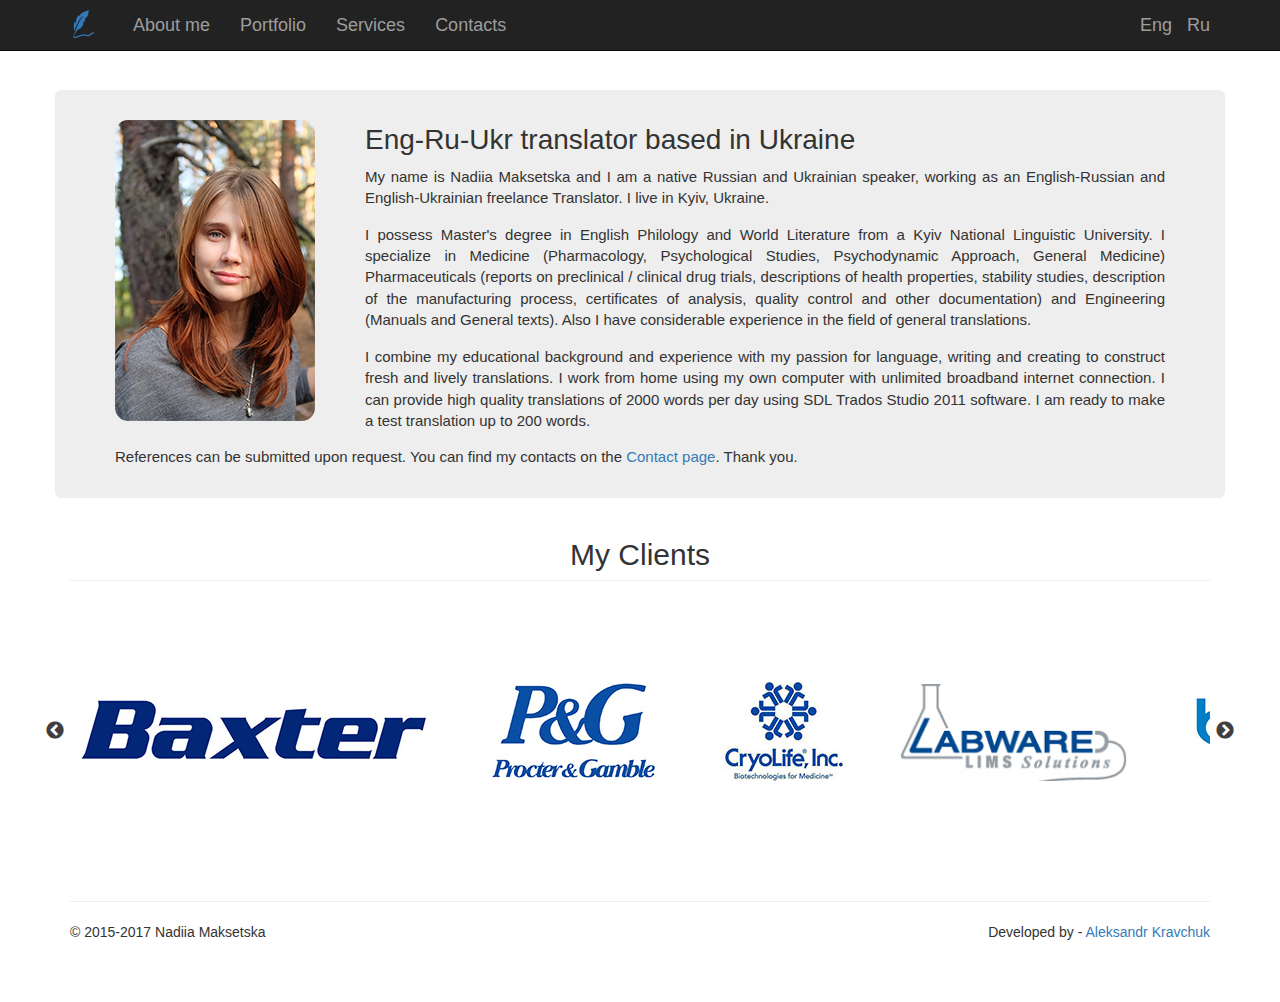
<file: index.html>
<!-- Header -->
<!DOCTYPE html>
<html lang="en">

<head>
    <!-- Bootstrap Core CSS -->
    <link href="/css/bootstrap.min.css" rel="stylesheet">

    <!-- Custom CSS -->
    <link href="/css/3-col-portfolio.css" rel="stylesheet">

    <!-- HTML5 Shim and Respond.js IE8 support of HTML5 elements and media queries -->
    <!-- WARNING: Respond.js doesn't work if you view the page via file:// -->
    <!--[if lt IE 9]>
        <script src="https://oss.maxcdn.com/libs/html5shiv/3.7.0/html5shiv.js"></script>
        <script src="https://oss.maxcdn.com/libs/respond.js/1.4.2/respond.min.js"></script>
    <![endif]-->

  <link rel="stylesheet" href="/css/jquery.fancybox.css" type="text/css" media="screen" />
  <link rel="stylesheet" type="text/css" href="/css/slick.css">
  <link rel="stylesheet" type="text/css" href="/css/slick-theme.css">
  <link rel="shortcut icon" href="/img/favicon.ico" type="image/x-icon">
    <title>Eng-Ru-Ukr translator based in Ukraine Nadiya Maksetska</title>
    <meta charset="utf-8">
    <meta http-equiv="X-UA-Compatible" content="IE=edge">
    <meta name="viewport" content="width=device-width, initial-scale=1">
    <meta name="description" content="">
    <meta name="author" content="">
</head>

<body>

<!-- Menu -->
    <!-- Navigation -->
    <nav class="navbar navbar-inverse navbar-fixed-top" role="navigation">
        <div class="container">
            <!-- Brand and toggle get grouped for better mobile display -->
            <div class="navbar-header">

                <button type="button" class="navbar-toggle" data-toggle="collapse" data-target="#bs-example-navbar-collapse-1">
                    <span class="sr-only">Toggle navigation</span>
                    <span class="icon-bar"></span>
                    <span class="icon-bar"></span>
                    <span class="icon-bar"></span>
                </button>
                <a class="navbar-brand" href="/"><div class="logo"></div></a>
            </div>
            <!-- Collect the nav links, forms, and other content for toggling -->
            <div class="collapse navbar-collapse" id="bs-example-navbar-collapse-1">
                <ul class="nav navbar-nav">
                    <li>
                        <a href="/">About me</a>
                    </li>
                    <li>
                        <a href="/portfolio">Portfolio</a>
                    </li>
                    <li>
                        <a href="/services">Services</a>
                    </li>
                    <li>
                        <a href="/contacts">Contacts</a>
                    </li>
                </ul>
				<ul class="nav navbar-nav navbar-right">
        <li><a style="padding-right: 0px;" href="/">Eng</a></li>

		<li style="padding-left: 0px;"><a href="/ru">Ru</a></li>
				</ul>
            </div>
            <!-- /.navbar-collapse -->
        </div>
        <!-- /.container -->
    </nav>

    <!-- Page Content -->
    <div class="container">


			<!-- Jumbotron  -->
		<div class="row">
	<div class="jumbotron">
    <img class="photo" src="/img/photo_Nadezhda_Maxetskaya.png" alt="photo Nadiia Maksetska" />
  <h1>Eng-Ru-Ukr translator based in Ukraine</h1>
  <p>My name is Nadiia Maksetska and I am a native Russian and Ukrainian speaker, working as an English-Russian and English-Ukrainian freelance Translator. I live in Kyiv, Ukraine.</p>
  <p>I possess Master's degree in English Philology and World Literature from a Kyiv National Linguistic University. I specialize in Medicine (Pharmacology, Psychological Studies, Psychodynamic Approach, General Medicine) Pharmaceuticals (reports on preclinical / clinical drug trials, descriptions of health properties, stability studies, description of the manufacturing process, certificates of analysis, quality control and other documentation) and Engineering (Manuals and General texts). Also I have considerable experience in the field of general translations.</p>
  <p>I combine my educational background and experience with my passion for language, writing and creating to construct fresh and lively translations. I work from home using my own computer with unlimited broadband internet connection. I can provide high quality translations of 2000 words per day using SDL Trados Studio 2011 software. I am ready to make a test translation up to 200 words.</p>
  <p>References can be submitted upon request. You can find my contacts on the <a href="/contacts">Contact page</a>. Thank you.</p>
  <!-- <p>Please refer to my CV for more details.</p>
  <p><a class="pdf" href="/docs/Nadiya Maksetska CV_eng.pdf" target="_blank">Nadiia Maksetska CV (eng)</a><br>
  <a class="pdf" href="/docs/Nadiya Maksetska CV_rus.pdf" target="_blank">Надежда Максецкая резюме (rus)</a></p> -->
	</div>
	</div>
		<!-- /.row -->

        <!-- Page Header -->


<div id="myTabContent" class="tab-content">
  <h2 style="text-align: center;" class="page-header">My Clients</h2>
  <section class="variable slider">
    <div>
      <img src="/img/clients/baxter.jpg" width="367" height="100" alt="baxter">
    </div>
    <div>
      <img src="/img/clients/P&G.jpg" width="195" height="100" alt="P&G">
    </div>
    <div>
      <img src="/img/clients/cryolife.jpg" width="144" height="100" alt="CryoLife">
    </div>
    <div>
      <img src="/img/clients/labware.jpg" width="240" height="100" alt="Labware">
    </div>
    <div>
      <img src="/img/clients/bing.jpg" width="243" height="100" alt="Bing">
    </div>
    <div>
      <img src="/img/clients/caterpillar.jpg" width="243" height="100" alt="CAT">
    </div>
    <div>
      <img src="/img/clients/new_holland.jpg" width="298" height="100" alt="New Holland">
    </div>
    <div>
      <img src="/img/clients/iveco.jpg" width="382" height="100" alt="Iveco">
    </div>
    <div>
      <img src="/img/clients/gardex.jpg" width="124" height="100" alt="Gardex">
    </div>
    <div>
      <img src="/img/clients/akvarel.jpg" width="278" height="100" alt="Акварель">
    </div>
    <div>
      <img src="/img/clients/raptor.jpg" width="157" height="100" alt="Раптор">
    </div>
    <div>
      <img src="/img/clients/sgs.jpg" width="194" height="100" alt="SGS">
    </div>
    <div>
      <img src="/img/clients/upeco.jpg" width="125" height="100" alt="Upeco">
    </div>
    <div>
      <img src="/img/clients/acanadianhealthcaremall.jpg" width="198" height="100" alt="Canadian Health&Care Mall">
    </div>
    <div>
      <img src="/img/clients/afmps_fagg.jpg" width="246" height="100" alt="Famhp">
    </div>
    <div>
      <img src="/img/clients/demtech.jpg" width="274" height="100" alt="Demtech">
    </div>
    <div>
      <img src="/img/clients/dupont_pioneer.jpg" width="209" height="100" alt="DuPont Pioneer">
    </div>
    <div>
      <img src="/img/clients/exolens.jpg" width="326" height="100" alt="ExoLens">
    </div>
    <div>
      <img src="/img/clients/fellowes.jpg" width="372" height="100" alt="Fellowes">
    </div>
    <div>
      <img src="/img/clients/fisiotech.jpg" width="250" height="100" alt="Fisiotech">
    </div>
    <div>
      <img src="/img/clients/kavo_dental_gmbh.jpg" width="190" height="100" alt="Kavo Dental">
    </div>
    <div>
      <img src="/img/clients/kerui_group.jpg" width="227" height="100" alt="kerui Group">
    </div>
    <div>
      <img src="/img/clients/lamnia.jpg" width="288" height="100" alt="LAMNIA">
    </div>
    <div>
      <img src="/img/clients/medifirst.jpg" width="358" height="100" alt="MEDFIRST">
    </div>
    <div>
      <img src="/img/clients/meditouch.jpg" width="281" height="100" alt="MediTouch">
    </div>
    <div>
      <img src="/img/clients/reoambulator.jpg" width="243" height="100" alt="Reoambulator">
    </div>
    <div>
      <img src="/img/clients/sequella_inc.jpg" width="272" height="100" alt="Sequella Inc">
    </div>
    <div>
      <img src="/img/clients/vogt_med.jpg" width="321" height="100" alt="VOGT Medical">
    </div>
  </section>
</div>

<!-- Footer -->
        <footer>
            <div class="row">
                <div class="col-lg-12">
                    <hr>
                    <p style="float: left">&copy;  2015-2017 Nadiia Maksetska</p>
                    <p style="float: right;">Developed by - <a href="mailto:krav4uks@gmail.com">Aleksandr Kravchuk</a></p>
                </div>
            </div>
            <!-- /.row -->
        </footer>

    </div>
    <!-- /.container -->

    <!-- jQuery -->
    <script src="/js/jquery.js"></script>

    <script src="/js/slick.js" type="text/javascript" charset="utf-8"></script>

    <!-- Bootstrap Core JavaScript -->
    <script src="/js/bootstrap.min.js"></script>

	  <script type="text/javascript" src="/js/jquery.fancybox.pack.js"></script>

 	<!-- Script Carousel -->
  <script type="text/javascript">
  $(document).on('ready', function() {
    $(".variable").slick({
      dots: false,
      infinite: true,
      variableWidth: true,
      autoplay: true,
      autoplaySpeed: 900
    });
  });
</script>

	<!-- Script to Activate the Carousel -->
	<script>
    $('.carousel').carousel({
        interval: 5000 //changes the speed
    })
    </script>
	<script type="text/javascript">
    $(document).ready(function() {
    $(".fancybox").fancybox({
        openEffect  : 'none',
        closeEffect : 'none',
            helpers     : {
            title   : { type : 'inside' },
            buttons : {}
        }
    });
});
    </script>
    <!-- Analytics -->
    <script>
  (function(i,s,o,g,r,a,m){i['GoogleAnalyticsObject']=r;i[r]=i[r]||function(){
  (i[r].q=i[r].q||[]).push(arguments)},i[r].l=1*new Date();a=s.createElement(o),
  m=s.getElementsByTagName(o)[0];a.async=1;a.src=g;m.parentNode.insertBefore(a,m)
  })(window,document,'script','//www.google-analytics.com/analytics.js','ga');

  ga('create', 'UA-65348820-1', 'auto');
  ga('send', 'pageview');
</script>
<!-- END Analytics -->

<!-- Yandex.Metrika counter -->
<script type="text/javascript">
    (function (d, w, c) {
        (w[c] = w[c] || []).push(function() {
            try {
                w.yaCounter31529893 = new Ya.Metrika({
                    id:31529893,
                    clickmap:true,
                    trackLinks:true,
                    accurateTrackBounce:true,
                    webvisor:true
                });
            } catch(e) { }
        });

        var n = d.getElementsByTagName("script")[0],
            s = d.createElement("script"),
            f = function () { n.parentNode.insertBefore(s, n); };
        s.type = "text/javascript";
        s.async = true;
        s.src = "https://mc.yandex.ru/metrika/watch.js";

        if (w.opera == "[object Opera]") {
            d.addEventListener("DOMContentLoaded", f, false);
        } else { f(); }
    })(document, window, "yandex_metrika_callbacks");
</script>
<noscript><div><img src="https://mc.yandex.ru/watch/31529893" style="position:absolute; left:-9999px;" alt="" /></div></noscript>
<!-- END Yandex.Metrika counter -->

</body>
</html>
</file>
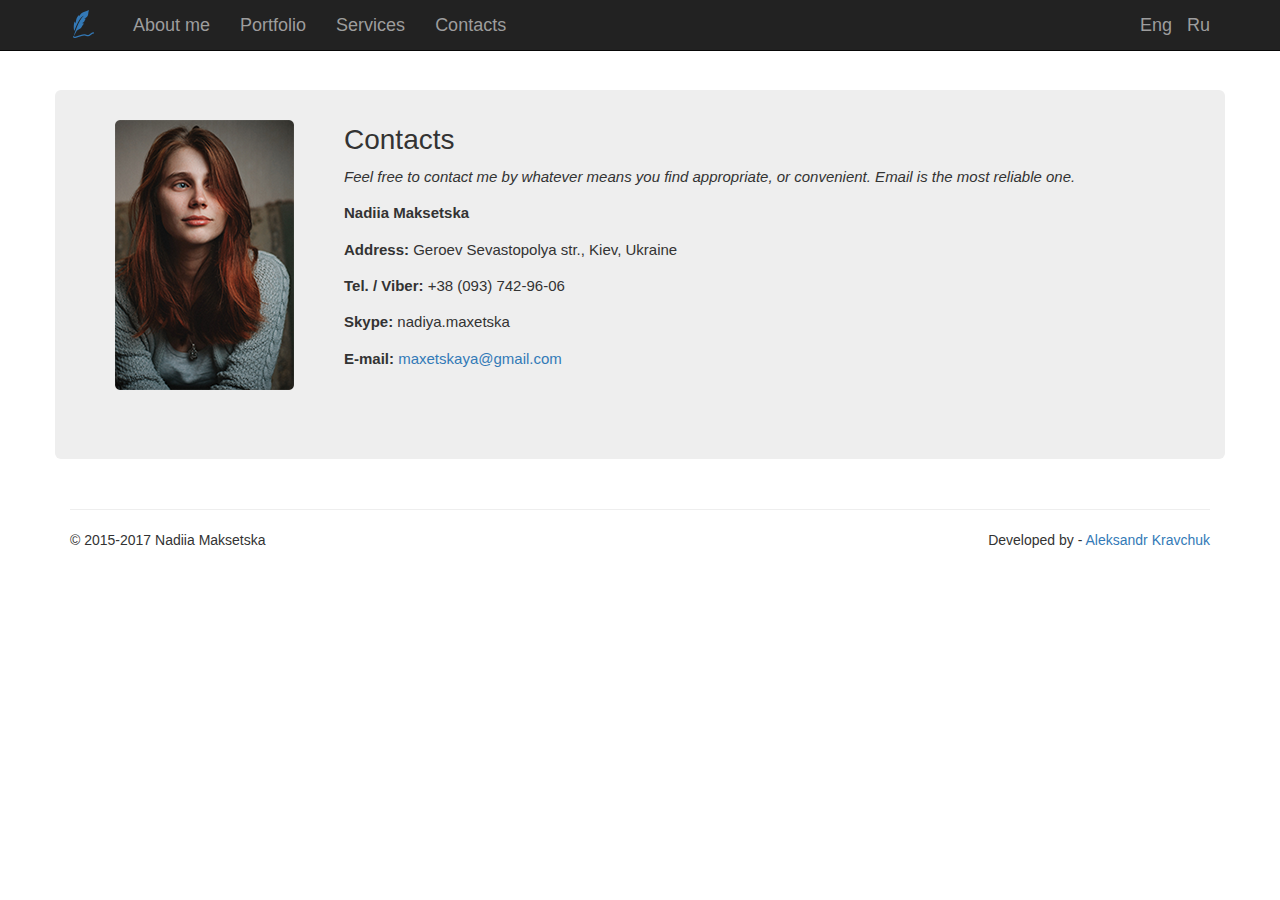
<file: contacts/index.html>
<!-- Header -->
<!DOCTYPE html>
<html lang="en">

<head>
    <!-- Bootstrap Core CSS -->
    <link href="/css/bootstrap.min.css" rel="stylesheet">

    <!-- Custom CSS -->
    <link href="/css/3-col-portfolio.css" rel="stylesheet">

    <!-- HTML5 Shim and Respond.js IE8 support of HTML5 elements and media queries -->
    <!-- WARNING: Respond.js doesn't work if you view the page via file:// -->
    <!--[if lt IE 9]>
        <script src="https://oss.maxcdn.com/libs/html5shiv/3.7.0/html5shiv.js"></script>
        <script src="https://oss.maxcdn.com/libs/respond.js/1.4.2/respond.min.js"></script>
    <![endif]-->

  <link rel="stylesheet" href="/css/jquery.fancybox.css" type="text/css" media="screen" />
  <link rel="stylesheet" type="text/css" href="/css/slick.css">
  <link rel="stylesheet" type="text/css" href="/css/slick-theme.css">
  <link rel="shortcut icon" href="/img/favicon.ico" type="image/x-icon">

    <title>Contacts - Eng-Ru-Ukr translator based in Ukraine Nadiya Maksetska</title>
    <meta charset="utf-8">
    <meta http-equiv="X-UA-Compatible" content="IE=edge">
    <meta name="viewport" content="width=device-width, initial-scale=1">
    <meta name="description" content="">
    <meta name="author" content="">
</head>

<body>
<!-- Menu -->
    <!-- Navigation -->
    <nav class="navbar navbar-inverse navbar-fixed-top" role="navigation">
        <div class="container">
            <!-- Brand and toggle get grouped for better mobile display -->
            <div class="navbar-header">

                <button type="button" class="navbar-toggle" data-toggle="collapse" data-target="#bs-example-navbar-collapse-1">
                    <span class="sr-only">Toggle navigation</span>
                    <span class="icon-bar"></span>
                    <span class="icon-bar"></span>
                    <span class="icon-bar"></span>
                </button>
                <a class="navbar-brand" href="/"><div class="logo"></div></a>
            </div>
            <!-- Collect the nav links, forms, and other content for toggling -->
            <div class="collapse navbar-collapse" id="bs-example-navbar-collapse-1">
                <ul class="nav navbar-nav">
                    <li>
                        <a href="/">About me</a>
                    </li>
                    <li>
                        <a href="/portfolio">Portfolio</a>
                    </li>
                    <li>
                        <a href="/services">Services</a>
                    </li>
                    <li>
                        <a href="/contacts">Contacts</a>
                    </li>
                </ul>
				<ul class="nav navbar-nav navbar-right">
        <li><a style="padding-right: 0px;" href="/">Eng</a></li>

		<li style="padding-left: 0px;"><a href="/ru">Ru</a></li>
				</ul>
            </div>
            <!-- /.navbar-collapse -->
        </div>
        <!-- /.container -->
    </nav>


    <!-- Page Content -->
    <div class="container">
    <div class="row">
	<div class="jumbotron">
    <img class="photo" src="/img/photo_Nadezhda_Maxetskaya1.png" alt="photo Nadiia Maksetska" />
    <h1>Contacts</h1>
	<p><em>Feel free to contact me by whatever means you find appropriate, or convenient. Email is the most reliable one.</em></p>
    <p><strong>Nadiia Maksetska</strong></p>
    <p><strong>Address:</strong> Geroev Sevastopolya str., Kiev, Ukraine</p>
    <p><strong>Tel. / Viber:</strong> +38 (093) 742-96-06</p>
    <p><strong>Skype:</strong> nadiya.maxetska</p>
    <p><strong>E-mail:</strong> <a href="mailto:maxetskaya@gmail.com">maxetskaya@gmail.com</a></p>
<br>
<br>
<br>
    </div>
    </div>
        <!-- Footer -->
        <footer>
            <div class="row">
                <div class="col-lg-12">
                    <hr>
                    <p style="float: left">&copy;  2015-2017 Nadiia Maksetska</p>
                    <p style="float: right;">Developed by - <a href="mailto:krav4uks@gmail.com">Aleksandr Kravchuk</a></p>
                </div>
            </div>
            <!-- /.row -->
        </footer>

    </div>
    <!-- /.container -->

    <!-- jQuery -->
    <script src="/js/jquery.js"></script>

    <script src="/js/slick.js" type="text/javascript" charset="utf-8"></script>

    <!-- Bootstrap Core JavaScript -->
    <script src="/js/bootstrap.min.js"></script>

	  <script type="text/javascript" src="/js/jquery.fancybox.pack.js"></script>

 	<!-- Script Carousel -->
  <script type="text/javascript">
  $(document).on('ready', function() {
    $(".variable").slick({
      dots: false,
      infinite: true,
      variableWidth: true,
      autoplay: true,
      autoplaySpeed: 900
    });
  });
</script>

	<!-- Script to Activate the Carousel -->
	<script>
    $('.carousel').carousel({
        interval: 5000 //changes the speed
    })
    </script>
	<script type="text/javascript">
    $(document).ready(function() {
    $(".fancybox").fancybox({
        openEffect  : 'none',
        closeEffect : 'none',
            helpers     : {
            title   : { type : 'inside' },
            buttons : {}
        }
    });
});
    </script>
    <!-- Analytics -->
    <script>
  (function(i,s,o,g,r,a,m){i['GoogleAnalyticsObject']=r;i[r]=i[r]||function(){
  (i[r].q=i[r].q||[]).push(arguments)},i[r].l=1*new Date();a=s.createElement(o),
  m=s.getElementsByTagName(o)[0];a.async=1;a.src=g;m.parentNode.insertBefore(a,m)
  })(window,document,'script','//www.google-analytics.com/analytics.js','ga');

  ga('create', 'UA-65348820-1', 'auto');
  ga('send', 'pageview');
</script>
<!-- END Analytics -->

<!-- Yandex.Metrika counter -->
<script type="text/javascript">
    (function (d, w, c) {
        (w[c] = w[c] || []).push(function() {
            try {
                w.yaCounter31529893 = new Ya.Metrika({
                    id:31529893,
                    clickmap:true,
                    trackLinks:true,
                    accurateTrackBounce:true,
                    webvisor:true
                });
            } catch(e) { }
        });

        var n = d.getElementsByTagName("script")[0],
            s = d.createElement("script"),
            f = function () { n.parentNode.insertBefore(s, n); };
        s.type = "text/javascript";
        s.async = true;
        s.src = "https://mc.yandex.ru/metrika/watch.js";

        if (w.opera == "[object Opera]") {
            d.addEventListener("DOMContentLoaded", f, false);
        } else { f(); }
    })(document, window, "yandex_metrika_callbacks");
</script>
<noscript><div><img src="https://mc.yandex.ru/watch/31529893" style="position:absolute; left:-9999px;" alt="" /></div></noscript>
<!-- END Yandex.Metrika counter -->

</body>
</html>
</file>
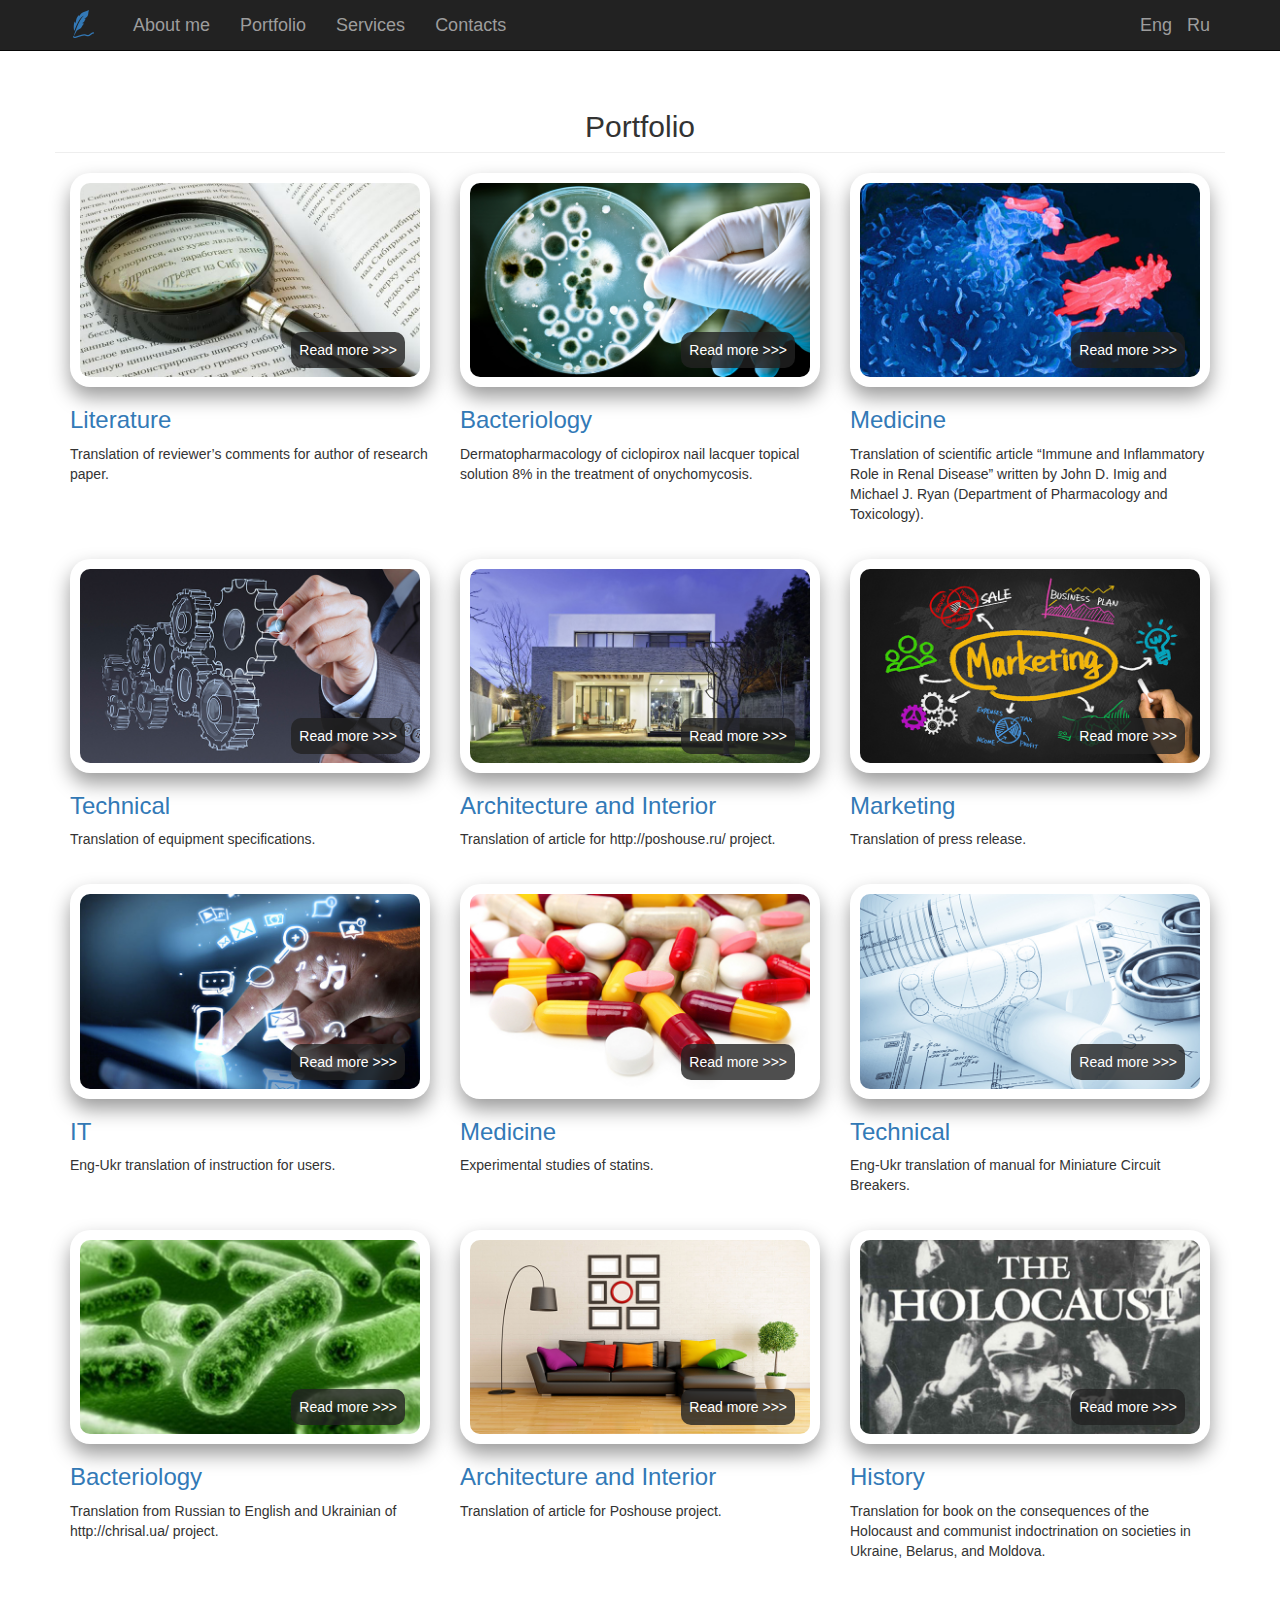
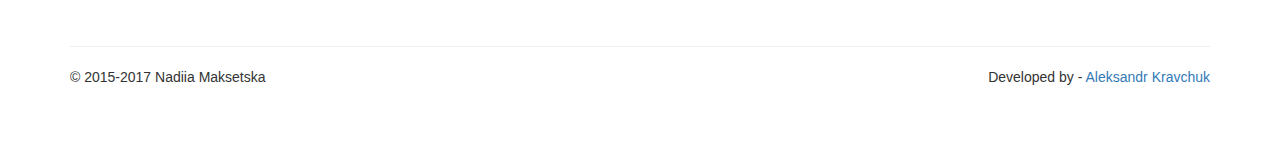
<file: portfolio/index.html>
<!-- Header -->
<!DOCTYPE html>
<html lang="en">

<head>
    <!-- Bootstrap Core CSS -->
    <link href="/css/bootstrap.min.css" rel="stylesheet">

    <!-- Custom CSS -->
    <link href="/css/3-col-portfolio.css" rel="stylesheet">

    <!-- HTML5 Shim and Respond.js IE8 support of HTML5 elements and media queries -->
    <!-- WARNING: Respond.js doesn't work if you view the page via file:// -->
    <!--[if lt IE 9]>
        <script src="https://oss.maxcdn.com/libs/html5shiv/3.7.0/html5shiv.js"></script>
        <script src="https://oss.maxcdn.com/libs/respond.js/1.4.2/respond.min.js"></script>
    <![endif]-->

  <link rel="stylesheet" href="/css/jquery.fancybox.css" type="text/css" media="screen" />
  <link rel="stylesheet" type="text/css" href="/css/slick.css">
  <link rel="stylesheet" type="text/css" href="/css/slick-theme.css">
  <link rel="shortcut icon" href="/img/favicon.ico" type="image/x-icon">

    <title>Portfolio - Eng-Ru-Ukr translator based in Ukraine Nadiya Maksetska</title>
    <meta charset="utf-8">
    <meta http-equiv="X-UA-Compatible" content="IE=edge">
    <meta name="viewport" content="width=device-width, initial-scale=1">
    <meta name="description" content="">
    <meta name="author" content="">
</head>

<body>

<!-- Menu -->
    <!-- Navigation -->
    <nav class="navbar navbar-inverse navbar-fixed-top" role="navigation">
        <div class="container">
            <!-- Brand and toggle get grouped for better mobile display -->
            <div class="navbar-header">

                <button type="button" class="navbar-toggle" data-toggle="collapse" data-target="#bs-example-navbar-collapse-1">
                    <span class="sr-only">Toggle navigation</span>
                    <span class="icon-bar"></span>
                    <span class="icon-bar"></span>
                    <span class="icon-bar"></span>
                </button>
                <a class="navbar-brand" href="/"><div class="logo"></div></a>
            </div>
            <!-- Collect the nav links, forms, and other content for toggling -->
            <div class="collapse navbar-collapse" id="bs-example-navbar-collapse-1">
                <ul class="nav navbar-nav">
                    <li>
                        <a href="/">About me</a>
                    </li>
                    <li>
                        <a href="/portfolio">Portfolio</a>
                    </li>
                    <li>
                        <a href="/services">Services</a>
                    </li>
                    <li>
                        <a href="/contacts">Contacts</a>
                    </li>
                </ul>
				<ul class="nav navbar-nav navbar-right">
        <li><a style="padding-right: 0px;" href="/">Eng</a></li>

		<li style="padding-left: 0px;"><a href="/ru">Ru</a></li>
				</ul>
            </div>
            <!-- /.navbar-collapse -->
        </div>
        <!-- /.container -->
    </nav>


    <!-- Page Content -->
    <div class="container">
    <div class="row">
      <h2 style="text-align: center;" class="page-header">Portfolio</h2>
        <div class="tab-pane fade active in" id="home">
                  <div class="col-md-4 portfolio-item">
                      <a class="fancybox" rel="gallery1" href="/img/literature.png" title="<h4>Literature</h4>Translation of reviewer’s comments for author of research paper.">
                        <div class="readmore_eng">
                          <img class="img-responsive" src="/img/works/4_research_paper.jpg" alt="Literature">
                        </div>
                      <h3>
                          Literature
                      </h3></a>
                      <p>Translation of reviewer’s comments for author of research paper.</p>
                  </div>
                  <div class="col-md-4 portfolio-item">
                      <a class="fancybox" rel="gallery1" href="/img/bacteriology2.png" title="<h4>Bacteriology</h4>Dermatopharmacology of ciclopirox nail lacquer topical solution 8% in the treatment of onychomycosis.">
                        <div class="readmore_eng">
                          <img class="img-responsive" src="/img/works/5_antibacterial.jpg" alt="Bacteriology">
                        </div>
                      <h3>
                          Bacteriology
                      </h3></a>
                      <p>Dermatopharmacology of ciclopirox nail lacquer topical solution 8% in the treatment of onychomycosis.</p>
                  </div>
                  <div class="col-md-4 portfolio-item">
                      <a class="fancybox" rel="gallery1" href="/img/medicine2.png" title="<h4>Medicine</h4>Translation of scientific article “Immune and Inflammatory Role in Renal Disease” written by John D. Imig and Michael J. Ryan (Department of Pharmacology and Toxicology).">
                        <div class="readmore_eng">
                          <img class="img-responsive" src="/img/works/6_immune.jpg" alt="Medicine">
                        </div>
                      <h3>
                          Medicine
                      </h3></a>
                      <p>Translation of scientific article “Immune and Inflammatory Role in Renal Disease” written by John D. Imig and Michael J. Ryan (Department of Pharmacology and Toxicology).</p>
                  </div>
                  <div class="col-md-4 portfolio-item">
                      <a class="fancybox" rel="gallery1" href="/img/technical1.png" title="<h4>Technical</h4>Translation of equipment specifications.">
                        <div class="readmore_eng">
                          <img class="img-responsive" src="/img/works/7_engineering.jpg" alt="Technical">
                        </div>
                      <h3>
                          Technical
                      </h3></a>
                      <p>Translation of equipment specifications.</p>
                  </div>
                  <div class="col-md-4 portfolio-item">
                      <a class="fancybox" rel="gallery1" href="/img/architecture_and_Interior_2.png" title="<h4>Architecture and Interior</h4>Translation of article for http://poshouse.ru/ project.">
                        <div class="readmore_eng">
                          <img class="img-responsive" src="/img/works/8_house.jpg" alt="Architecture and Interior">
                        </div>
                      <h3>
                          Architecture and Interior
                      </h3></a>
                      <p>Translation of article for http://poshouse.ru/ project.</p>
                  </div>
                  <div class="col-md-4 portfolio-item">
                      <a class="fancybox" rel="gallery1" href="/img/marketing.png" title="<h4>Marketing</h4>Translation of press release.">
                        <div class="readmore_eng">
                          <img class="img-responsive" src="/img/works/9_Marketing.jpg" alt="Marketing">
                        </div>
                      <h3>
                          Marketing
                      </h3></a>
                      <p>Translation of press release.</p>
                  </div>
                  <div class="col-md-4 portfolio-item">
                      <a class="fancybox" rel="gallery1" href="/img/it.png" title="<h4>IT</h4>Eng-Ukr translation of instruction for users.">
                        <div class="readmore_eng">
                          <img class="img-responsive" src="/img/works/11_IT.jpg" alt="IT">
                        </div>
                      <h3>
                          IT
                      </h3></a>
                      <p>Eng-Ukr translation of instruction for users.</p>
                  </div>
                  <div class="col-md-4 portfolio-item">
                      <a class="fancybox" rel="gallery1" href="/img/medicine1.png" title="<h4>Medicine</h4>Experimental studies of statins.">
                        <div class="readmore_eng">
                          <img class="img-responsive" src="/img/works/12_statins.jpg" alt="Medicine">
                        </div>
                      <h3>
                          Medicine
                      </h3></a>
                      <p>Experimental studies of statins.</p>
                  </div>
                  <div class="col-md-4 portfolio-item">
                      <a class="fancybox" rel="gallery1" href="/img/technical2.png" title="<h4>Technical</h4>Eng-Ukr translation of manual for Miniature Circuit Breakers.">
                        <div class="readmore_eng">
                          <img class="img-responsive" src="/img/works/10_Technical.jpg" alt="Technical">
                        </div>
                      <h3>
                          Technical
                      </h3></a>
                      <p>Eng-Ukr translation of manual for Miniature Circuit Breakers.</p>
                  </div>
                  <div class="col-md-4 portfolio-item">
                      <a class="fancybox" rel="gallery1" href="/img/bacteriology1.png" title="<h4>Bacteriology</h4>Translation from Russian to English and Ukrainian of http://chrisal.ua/  project.">
                        <div class="readmore_eng">
                          <img class="img-responsive" src="/img/works/2_probiotics.jpg" alt="Bacteriology">
                        </div>
                      <h3>
                          Bacteriology
                      </h3></a>
                      <p>Translation from Russian to English and Ukrainian of http://chrisal.ua/  project.
      </p>
                  </div>
                  <div class="col-md-4 portfolio-item">
                      <a class="fancybox" rel="gallery1" href="/img/architecture_and_Interior_1.png" title="<h4>Architecture and Interior</h4>Translation of article for Poshouse project.">
                        <div class="readmore_eng">
                          <img class="img-responsive" src="/img/works/3_poshouse.jpg" alt="Architecture and Interior">
                        </div>
                      <h3>
                          Architecture and Interior
                      </h3></a>
                      <p>Translation of article for Poshouse project.</p>
                  </div>
                  <div class="col-md-4 portfolio-item">
                      <a class="fancybox" rel="gallery1" href="/img/history.png" title="<h4>History</h4>Translation for book on the consequences of the Holocaust and communist indoctrination on societies in Ukraine, Belarus, and Moldova.">
                        <div class="readmore_eng">
                          <img class="img-responsive" src="/img/works/1_holocaust.jpg" alt="History">
                        </div>
      <h3>
                          History</h3></a>

                      <p>Translation for book on the consequences of the Holocaust and communist indoctrination on societies in Ukraine, Belarus, and Moldova.</p>
                  </div>
        </div>
    </div>

        <!-- Footer -->
        <footer>
            <div class="row">
                <div class="col-lg-12">
                    <hr>
                    <p style="float: left">&copy;  2015-2017 Nadiia Maksetska</p>
                    <p style="float: right;">Developed by - <a href="mailto:krav4uks@gmail.com">Aleksandr Kravchuk</a></p>
                </div>
            </div>
            <!-- /.row -->
        </footer>

    </div>
    <!-- /.container -->

    <!-- jQuery -->
    <script src="/js/jquery.js"></script>

    <script src="/js/slick.js" type="text/javascript" charset="utf-8"></script>

    <!-- Bootstrap Core JavaScript -->
    <script src="/js/bootstrap.min.js"></script>

	  <script type="text/javascript" src="/js/jquery.fancybox.pack.js"></script>

 	<!-- Script Carousel -->
  <script type="text/javascript">
  $(document).on('ready', function() {
    $(".variable").slick({
      dots: false,
      infinite: true,
      variableWidth: true,
      autoplay: true,
      autoplaySpeed: 900
    });
  });
</script>

	<!-- Script to Activate the Carousel -->
	<script>
    $('.carousel').carousel({
        interval: 5000 //changes the speed
    })
    </script>
	<script type="text/javascript">
    $(document).ready(function() {
    $(".fancybox").fancybox({
        openEffect  : 'none',
        closeEffect : 'none',
            helpers     : {
            title   : { type : 'inside' },
            buttons : {}
        }
    });
});
    </script>
    <!-- Analytics -->
    <script>
  (function(i,s,o,g,r,a,m){i['GoogleAnalyticsObject']=r;i[r]=i[r]||function(){
  (i[r].q=i[r].q||[]).push(arguments)},i[r].l=1*new Date();a=s.createElement(o),
  m=s.getElementsByTagName(o)[0];a.async=1;a.src=g;m.parentNode.insertBefore(a,m)
  })(window,document,'script','//www.google-analytics.com/analytics.js','ga');

  ga('create', 'UA-65348820-1', 'auto');
  ga('send', 'pageview');
</script>
<!-- END Analytics -->

<!-- Yandex.Metrika counter -->
<script type="text/javascript">
    (function (d, w, c) {
        (w[c] = w[c] || []).push(function() {
            try {
                w.yaCounter31529893 = new Ya.Metrika({
                    id:31529893,
                    clickmap:true,
                    trackLinks:true,
                    accurateTrackBounce:true,
                    webvisor:true
                });
            } catch(e) { }
        });

        var n = d.getElementsByTagName("script")[0],
            s = d.createElement("script"),
            f = function () { n.parentNode.insertBefore(s, n); };
        s.type = "text/javascript";
        s.async = true;
        s.src = "https://mc.yandex.ru/metrika/watch.js";

        if (w.opera == "[object Opera]") {
            d.addEventListener("DOMContentLoaded", f, false);
        } else { f(); }
    })(document, window, "yandex_metrika_callbacks");
</script>
<noscript><div><img src="https://mc.yandex.ru/watch/31529893" style="position:absolute; left:-9999px;" alt="" /></div></noscript>
<!-- END Yandex.Metrika counter -->

</body>
</html>
</file>
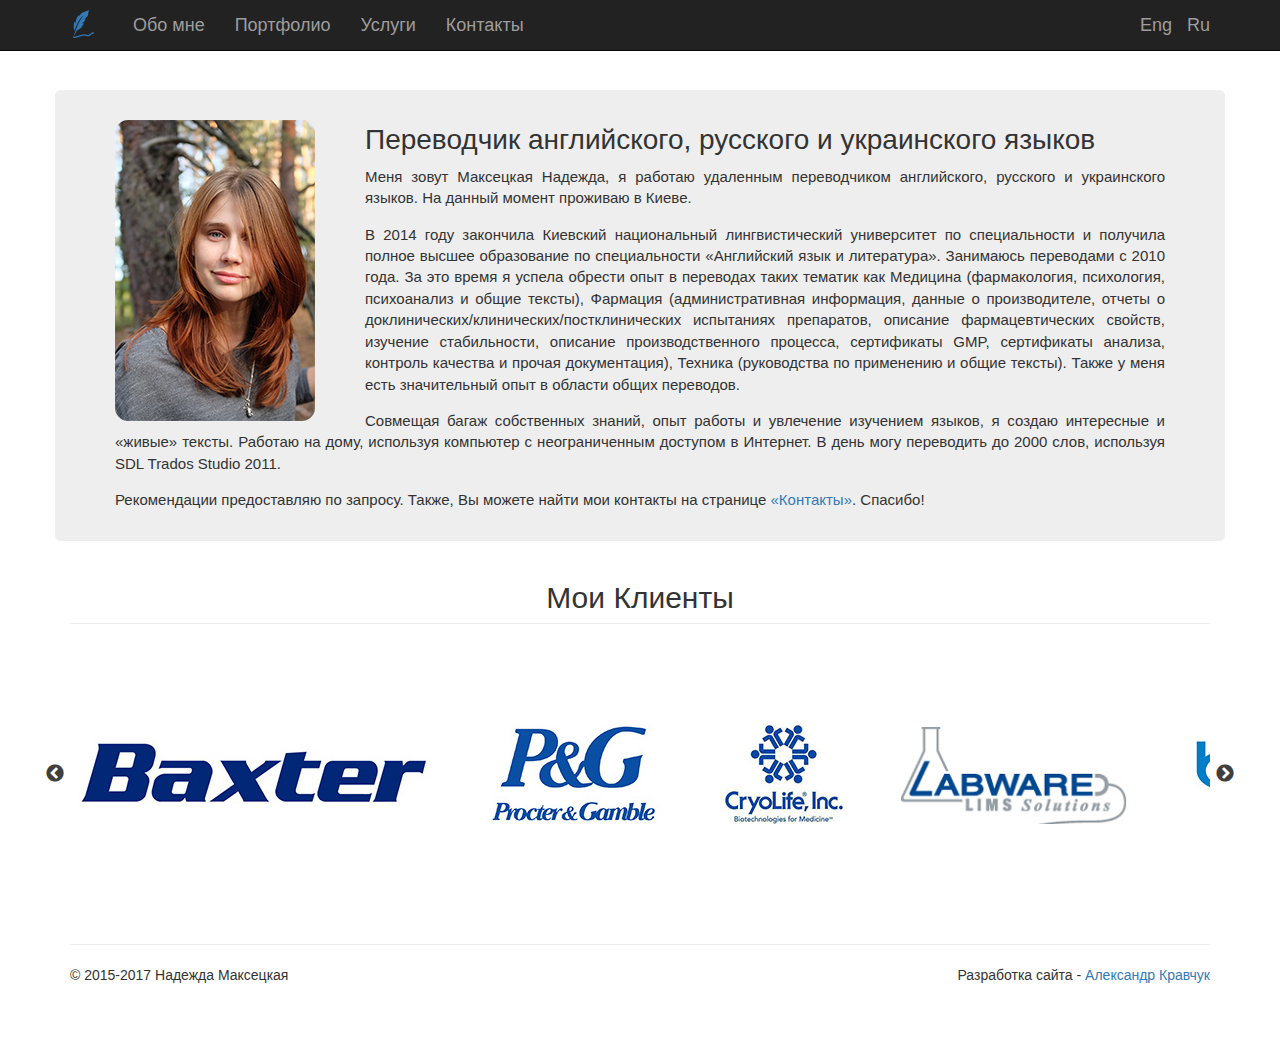
<file: ru/index.html>
<!-- Header -->
<!DOCTYPE html>
<html lang="ru">

<head>
    <!-- Bootstrap Core CSS -->
    <link href="/css/bootstrap.min.css" rel="stylesheet">

    <!-- Custom CSS -->
    <link href="/css/3-col-portfolio.css" rel="stylesheet">

    <!-- HTML5 Shim and Respond.js IE8 support of HTML5 elements and media queries -->
    <!-- WARNING: Respond.js doesn't work if you view the page via file:// -->
    <!--[if lt IE 9]>
        <script src="https://oss.maxcdn.com/libs/html5shiv/3.7.0/html5shiv.js"></script>
        <script src="https://oss.maxcdn.com/libs/respond.js/1.4.2/respond.min.js"></script>
    <![endif]-->

	<link rel="stylesheet" href="/css/jquery.fancybox.css" type="text/css" media="screen" />
  <link rel="stylesheet" type="text/css" href="/css/slick.css">
  <link rel="stylesheet" type="text/css" href="/css/slick-theme.css">
  <link rel="shortcut icon" href="/img/favicon.ico" type="image/x-icon">

    <title>Переводчик английского, русского и украинского языков Надежда Максецкая</title>
    <meta charset="utf-8">
    <meta http-equiv="X-UA-Compatible" content="IE=edge">
    <meta name="viewport" content="width=device-width, initial-scale=1">
    <meta name="description" content="">
    <meta name="author" content="">
</head>

<body>

<!-- Menu -->
    <!-- Navigation -->
    <nav class="navbar navbar-inverse navbar-fixed-top" role="navigation">
        <div class="container">
            <!-- Brand and toggle get grouped for better mobile display -->
            <div class="navbar-header">

                <button type="button" class="navbar-toggle" data-toggle="collapse" data-target="#bs-example-navbar-collapse-1">
                    <span class="sr-only">Toggle navigation</span>
                    <span class="icon-bar"></span>
                    <span class="icon-bar"></span>
                    <span class="icon-bar"></span>
                </button>
                <a class="navbar-brand" href="/ru"><div class="logo"></div></a>
            </div>
            <!-- Collect the nav links, forms, and other content for toggling -->
            <div class="collapse navbar-collapse" id="bs-example-navbar-collapse-1">
                <ul class="nav navbar-nav">
                    <li>
                        <a href="/ru">Обо мне</a>
                    </li>
                    <li>
                        <a href="/ru/portfolio">Портфолио</a>
                    </li>
                    <li>
                        <a href="/ru/services">Услуги</a>
                    </li>
                    <li>
                        <a href="/ru/contacts">Контакты</a>
                    </li>
                </ul>
				<ul class="nav navbar-nav navbar-right">
        <li><a style="padding-right: 0px;" href="/">Eng</a></li>

		<li style="padding-left: 0px;"><a href="/ru">Ru</a></li>
				</ul>
            </div>
            <!-- /.navbar-collapse -->
        </div>
        <!-- /.container -->
    </nav>

    <!-- Page Content -->
    <div class="container">
			<!-- Jumbotron  -->
		<div class="row">
	<div class="jumbotron">
    <img class="photo" src="/img/photo_Nadezhda_Maxetskaya.png" alt="фото Надежда Максецкая" />
  <h1>Переводчик английского, русского и украинского языков</h1>
  <p>Меня зовут Максецкая Надежда, я работаю удаленным переводчиком английского, русского и украинского языков. На данный момент проживаю в Киеве.</p>
  <p>В 2014 году закончила Киевский национальный лингвистический университет по специальности и получила полное высшее образование по специальности «Английский язык и литература». Занимаюсь переводами с 2010 года. За это время я успела обрести опыт в переводах таких тематик как Медицина (фармакология, психология, психоанализ и общие тексты), Фармация (административная информация, данные о производителе, отчеты о доклинических/клинических/постклинических испытаниях препаратов, описание фармацевтических свойств, изучение стабильности, описание производственного процесса, сертификаты GMP, сертификаты анализа, контроль качества и прочая документация), Техника (руководства по применению и общие тексты). Также у меня есть значительный опыт в области общих переводов.</p>
  <p>Совмещая багаж собственных знаний, опыт работы и увлечение изучением языков, я создаю интересные и «живые» тексты. Работаю на дому, используя компьютер с неограниченным доступом в Интернет. В день могу переводить до 2000 слов, используя SDL Trados Studio 2011.</p>
  <p>Рекомендации предоставляю по запросу. Также, Вы можете найти мои контакты на странице <a href="/ru/contacts">«Контакты»</a>. Спасибо!</p>
<!--  <p>Мое резюме можно скачать по ссылке:</p>
  <p><a class="pdf" href="/docs/Nadiya Maksetska CV_eng.pdf" target="_blank">Nadiya Maksetska CV (eng)</a><br>
  <a class="pdf" href="/docs/Nadiya Maksetska CV_rus.pdf" target="_blank">Надежда Максецкая резюме (rus)</a></p> -->
	</div>
	</div>
		<!-- /.row -->

        <!-- Page Header -->
<div id="myTabContent" class="tab-content">
  <h2 style="text-align: center;" class="page-header">Мои Клиенты</h2>
  <section class="variable slider">
    <div>
      <img src="/img/clients/baxter.jpg" width="367" height="100" alt="baxter">
    </div>
    <div>
      <img src="/img/clients/P&G.jpg" width="195" height="100" alt="P&G">
    </div>
    <div>
      <img src="/img/clients/cryolife.jpg" width="144" height="100" alt="CryoLife">
    </div>
    <div>
      <img src="/img/clients/labware.jpg" width="240" height="100" alt="Labware">
    </div>
    <div>
      <img src="/img/clients/bing.jpg" width="243" height="100" alt="Bing">
    </div>
    <div>
      <img src="/img/clients/caterpillar.jpg" width="243" height="100" alt="CAT">
    </div>
    <div>
      <img src="/img/clients/new_holland.jpg" width="298" height="100" alt="New Holland">
    </div>
    <div>
      <img src="/img/clients/iveco.jpg" width="382" height="100" alt="Iveco">
    </div>
    <div>
      <img src="/img/clients/gardex.jpg" width="124" height="100" alt="Gardex">
    </div>
    <div>
      <img src="/img/clients/akvarel.jpg" width="278" height="100" alt="Акварель">
    </div>
    <div>
      <img src="/img/clients/raptor.jpg" width="157" height="100" alt="Раптор">
    </div>
    <div>
      <img src="/img/clients/sgs.jpg" width="194" height="100" alt="SGS">
    </div>
    <div>
      <img src="/img/clients/upeco.jpg" width="125" height="100" alt="Upeco">
    </div>
    <div>
      <img src="/img/clients/acanadianhealthcaremall.jpg" width="198" height="100" alt="Canadian Health&Care Mall">
    </div>
    <div>
      <img src="/img/clients/afmps_fagg.jpg" width="246" height="100" alt="Famhp">
    </div>
    <div>
      <img src="/img/clients/demtech.jpg" width="274" height="100" alt="Demtech">
    </div>
    <div>
      <img src="/img/clients/dupont_pioneer.jpg" width="209" height="100" alt="DuPont Pioneer">
    </div>
    <div>
      <img src="/img/clients/exolens.jpg" width="326" height="100" alt="ExoLens">
    </div>
    <div>
      <img src="/img/clients/fellowes.jpg" width="372" height="100" alt="Fellowes">
    </div>
    <div>
      <img src="/img/clients/fisiotech.jpg" width="250" height="100" alt="Fisiotech">
    </div>
    <div>
      <img src="/img/clients/kavo_dental_gmbh.jpg" width="190" height="100" alt="Kavo Dental">
    </div>
    <div>
      <img src="/img/clients/kerui_group.jpg" width="227" height="100" alt="kerui Group">
    </div>
    <div>
      <img src="/img/clients/lamnia.jpg" width="288" height="100" alt="LAMNIA">
    </div>
    <div>
      <img src="/img/clients/medifirst.jpg" width="358" height="100" alt="MEDFIRST">
    </div>
    <div>
      <img src="/img/clients/meditouch.jpg" width="281" height="100" alt="MediTouch">
    </div>
    <div>
      <img src="/img/clients/reoambulator.jpg" width="243" height="100" alt="Reoambulator">
    </div>
    <div>
      <img src="/img/clients/sequella_inc.jpg" width="272" height="100" alt="Sequella Inc">
    </div>
    <div>
      <img src="/img/clients/vogt_med.jpg" width="321" height="100" alt="VOGT Medical">
    </div>
  </section>
</div>

        <!-- Footer -->
        <footer>
            <div class="row">
                <div class="col-lg-12">
                    <hr>
                    <p style="float: left">&copy;  2015-2017 Надежда Максецкая</p>
                    <p style="float: right;">Разработка сайта - <a href="mailto:krav4uks@gmail.com">Александр Кравчук</a></p>
                </div>
            </div>
            <!-- /.row -->
        </footer>

    </div>
    <!-- /.container -->

    <!-- jQuery -->
    <script src="/js/jquery.js"></script>

    <script src="/js/slick.js" type="text/javascript" charset="utf-8"></script>

    <!-- Bootstrap Core JavaScript -->
    <script src="/js/bootstrap.min.js"></script>

	<script type="text/javascript" src="/js/jquery.fancybox.pack.js"></script>

  <!-- Script Carousel -->
  <script type="text/javascript">
  $(document).on('ready', function() {
    $(".variable").slick({
      dots: false,
      infinite: true,
      variableWidth: true,
      autoplay: true,
      autoplaySpeed: 900
    });
  });
</script>

	<!-- Script to Activate the Carousel -->
	<script>
    $('.carousel').carousel({
        interval: 5000 //changes the speed
    })
    </script>
	<script type="text/javascript">
    $(document).ready(function() {
    $(".fancybox").fancybox({
        openEffect  : 'none',
        closeEffect : 'none',
            helpers     : {
            title   : { type : 'inside' },
            buttons : {}
        }
    });
});
    </script>
    <!-- Analytics -->
    <script>
  (function(i,s,o,g,r,a,m){i['GoogleAnalyticsObject']=r;i[r]=i[r]||function(){
  (i[r].q=i[r].q||[]).push(arguments)},i[r].l=1*new Date();a=s.createElement(o),
  m=s.getElementsByTagName(o)[0];a.async=1;a.src=g;m.parentNode.insertBefore(a,m)
  })(window,document,'script','//www.google-analytics.com/analytics.js','ga');

  ga('create', 'UA-65348820-1', 'auto');
  ga('send', 'pageview');
</script>
<!-- END Analytics -->

<!-- Yandex.Metrika counter -->
<script type="text/javascript">
    (function (d, w, c) {
        (w[c] = w[c] || []).push(function() {
            try {
                w.yaCounter31529893 = new Ya.Metrika({
                    id:31529893,
                    clickmap:true,
                    trackLinks:true,
                    accurateTrackBounce:true,
                    webvisor:true
                });
            } catch(e) { }
        });

        var n = d.getElementsByTagName("script")[0],
            s = d.createElement("script"),
            f = function () { n.parentNode.insertBefore(s, n); };
        s.type = "text/javascript";
        s.async = true;
        s.src = "https://mc.yandex.ru/metrika/watch.js";

        if (w.opera == "[object Opera]") {
            d.addEventListener("DOMContentLoaded", f, false);
        } else { f(); }
    })(document, window, "yandex_metrika_callbacks");
</script>
<noscript><div><img src="https://mc.yandex.ru/watch/31529893" style="position:absolute; left:-9999px;" alt="" /></div></noscript>
<!-- END Yandex.Metrika counter -->

</body>
</html>
</file>
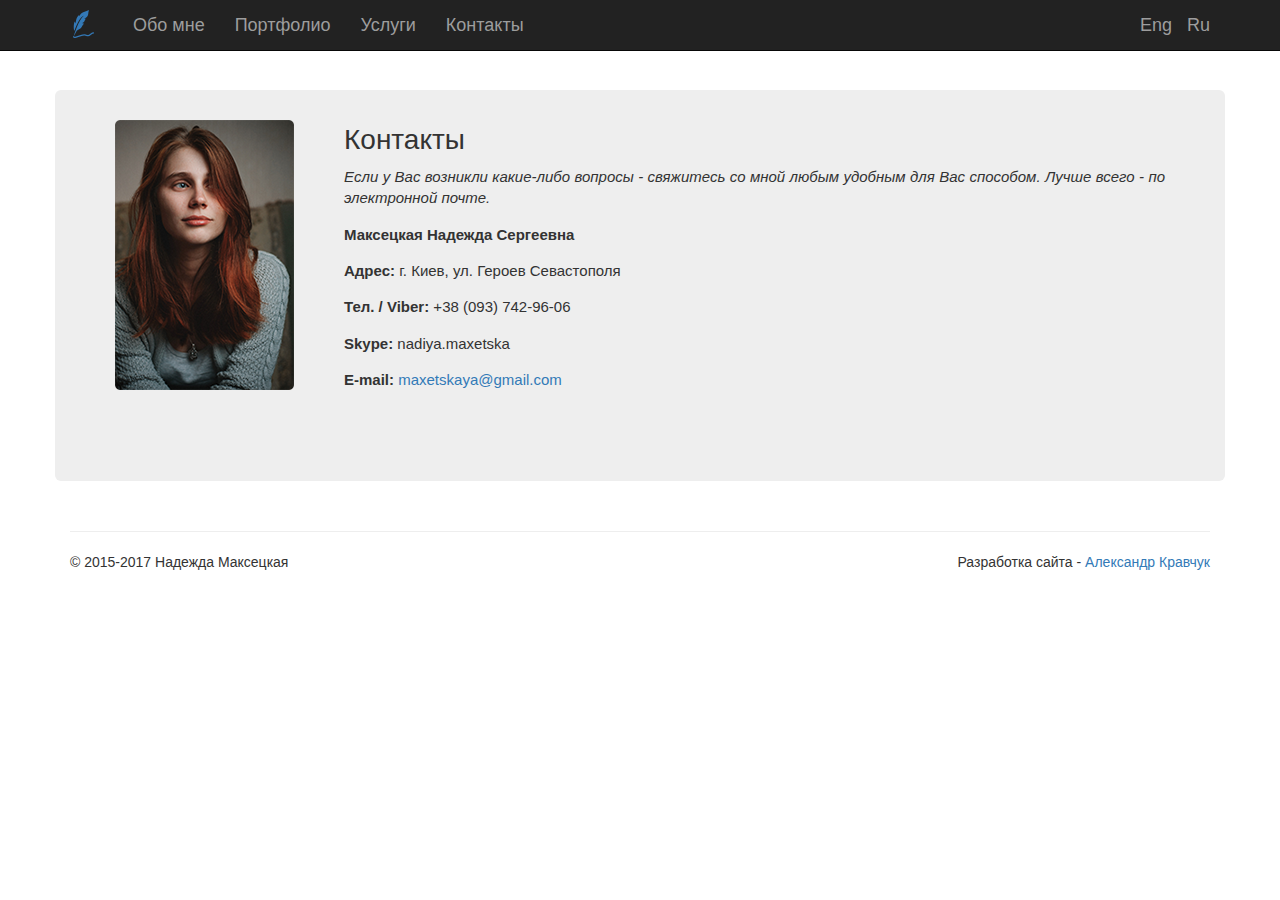
<file: ru/contacts/index.html>
<!-- Header -->
<!DOCTYPE html>
<html lang="ru">

<head>
    <!-- Bootstrap Core CSS -->
    <link href="/css/bootstrap.min.css" rel="stylesheet">

    <!-- Custom CSS -->
    <link href="/css/3-col-portfolio.css" rel="stylesheet">

    <!-- HTML5 Shim and Respond.js IE8 support of HTML5 elements and media queries -->
    <!-- WARNING: Respond.js doesn't work if you view the page via file:// -->
    <!--[if lt IE 9]>
        <script src="https://oss.maxcdn.com/libs/html5shiv/3.7.0/html5shiv.js"></script>
        <script src="https://oss.maxcdn.com/libs/respond.js/1.4.2/respond.min.js"></script>
    <![endif]-->

	<link rel="stylesheet" href="/css/jquery.fancybox.css" type="text/css" media="screen" />
  <link rel="stylesheet" type="text/css" href="/css/slick.css">
  <link rel="stylesheet" type="text/css" href="/css/slick-theme.css">
  <link rel="shortcut icon" href="/img/favicon.ico" type="image/x-icon">

    <title>Контакты - Переводчик английского, русского и украинского языков Надежда Максецкая</title>
    <meta charset="utf-8">
    <meta http-equiv="X-UA-Compatible" content="IE=edge">
    <meta name="viewport" content="width=device-width, initial-scale=1">
    <meta name="description" content="">
    <meta name="author" content="">
</head>

<body>
<!-- Menu -->
    <!-- Navigation -->
    <nav class="navbar navbar-inverse navbar-fixed-top" role="navigation">
        <div class="container">
            <!-- Brand and toggle get grouped for better mobile display -->
            <div class="navbar-header">

                <button type="button" class="navbar-toggle" data-toggle="collapse" data-target="#bs-example-navbar-collapse-1">
                    <span class="sr-only">Toggle navigation</span>
                    <span class="icon-bar"></span>
                    <span class="icon-bar"></span>
                    <span class="icon-bar"></span>
                </button>
                <a class="navbar-brand" href="/ru"><div class="logo"></div></a>
            </div>
            <!-- Collect the nav links, forms, and other content for toggling -->
            <div class="collapse navbar-collapse" id="bs-example-navbar-collapse-1">
                <ul class="nav navbar-nav">
                    <li>
                        <a href="/ru">Обо мне</a>
                    </li>
                    <li>
                        <a href="/ru/portfolio">Портфолио</a>
                    </li>
                    <li>
                        <a href="/ru/services">Услуги</a>
                    </li>
                    <li>
                        <a href="/ru/contacts">Контакты</a>
                    </li>
                </ul>
				<ul class="nav navbar-nav navbar-right">
        <li><a style="padding-right: 0px;" href="/">Eng</a></li>

		<li style="padding-left: 0px;"><a href="/ru">Ru</a></li>
				</ul>
            </div>
            <!-- /.navbar-collapse -->
        </div>
        <!-- /.container -->
    </nav>

    <!-- Page Content -->
    <div class="container">
    <div class="row">
	<div class="jumbotron">
    <img class="photo" src="/img/photo_Nadezhda_Maxetskaya1.png" alt="фото Надежда Максецкая" />
    <h1>Контакты</h1>
	<p><em>Если у Вас возникли какие-либо вопросы - свяжитесь со мной любым удобным для Вас способом. Лучше всего - по электронной почте.</em></p>
    <p><strong>Максецкая Надежда Сергеевна</strong></p>
    <p><strong>Адрес:</strong> г. Киев,  ул. Героев Севастополя</p>
    <p><strong>Тел. / Viber:</strong> +38 (093) 742-96-06</p>
    <p><strong>Skype:</strong> nadiya.maxetska</p>
    <p><strong>E-mail:</strong> <a href="mailto:maxetskaya@gmail.com">maxetskaya@gmail.com</a></p>
<br>
<br>
<br>
    </div>
    </div>
        <!-- Footer -->
        <footer>
            <div class="row">
                <div class="col-lg-12">
                    <hr>
                    <p style="float: left">&copy;  2015-2017 Надежда Максецкая</p>
                    <p style="float: right;">Разработка сайта - <a href="mailto:krav4uks@gmail.com">Александр Кравчук</a></p>
                </div>
            </div>
            <!-- /.row -->
        </footer>

    </div>
    <!-- /.container -->

    <!-- jQuery -->
    <script src="/js/jquery.js"></script>

    <script src="/js/slick.js" type="text/javascript" charset="utf-8"></script>

    <!-- Bootstrap Core JavaScript -->
    <script src="/js/bootstrap.min.js"></script>

	<script type="text/javascript" src="/js/jquery.fancybox.pack.js"></script>

  <!-- Script Carousel -->
  <script type="text/javascript">
  $(document).on('ready', function() {
    $(".variable").slick({
      dots: false,
      infinite: true,
      variableWidth: true,
      autoplay: true,
      autoplaySpeed: 900
    });
  });
</script>

	<!-- Script to Activate the Carousel -->
	<script>
    $('.carousel').carousel({
        interval: 5000 //changes the speed
    })
    </script>
	<script type="text/javascript">
    $(document).ready(function() {
    $(".fancybox").fancybox({
        openEffect  : 'none',
        closeEffect : 'none',
            helpers     : {
            title   : { type : 'inside' },
            buttons : {}
        }
    });
});
    </script>
    <!-- Analytics -->
    <script>
  (function(i,s,o,g,r,a,m){i['GoogleAnalyticsObject']=r;i[r]=i[r]||function(){
  (i[r].q=i[r].q||[]).push(arguments)},i[r].l=1*new Date();a=s.createElement(o),
  m=s.getElementsByTagName(o)[0];a.async=1;a.src=g;m.parentNode.insertBefore(a,m)
  })(window,document,'script','//www.google-analytics.com/analytics.js','ga');

  ga('create', 'UA-65348820-1', 'auto');
  ga('send', 'pageview');
</script>
<!-- END Analytics -->

<!-- Yandex.Metrika counter -->
<script type="text/javascript">
    (function (d, w, c) {
        (w[c] = w[c] || []).push(function() {
            try {
                w.yaCounter31529893 = new Ya.Metrika({
                    id:31529893,
                    clickmap:true,
                    trackLinks:true,
                    accurateTrackBounce:true,
                    webvisor:true
                });
            } catch(e) { }
        });

        var n = d.getElementsByTagName("script")[0],
            s = d.createElement("script"),
            f = function () { n.parentNode.insertBefore(s, n); };
        s.type = "text/javascript";
        s.async = true;
        s.src = "https://mc.yandex.ru/metrika/watch.js";

        if (w.opera == "[object Opera]") {
            d.addEventListener("DOMContentLoaded", f, false);
        } else { f(); }
    })(document, window, "yandex_metrika_callbacks");
</script>
<noscript><div><img src="https://mc.yandex.ru/watch/31529893" style="position:absolute; left:-9999px;" alt="" /></div></noscript>
<!-- END Yandex.Metrika counter -->

</body>
</html>
</file>
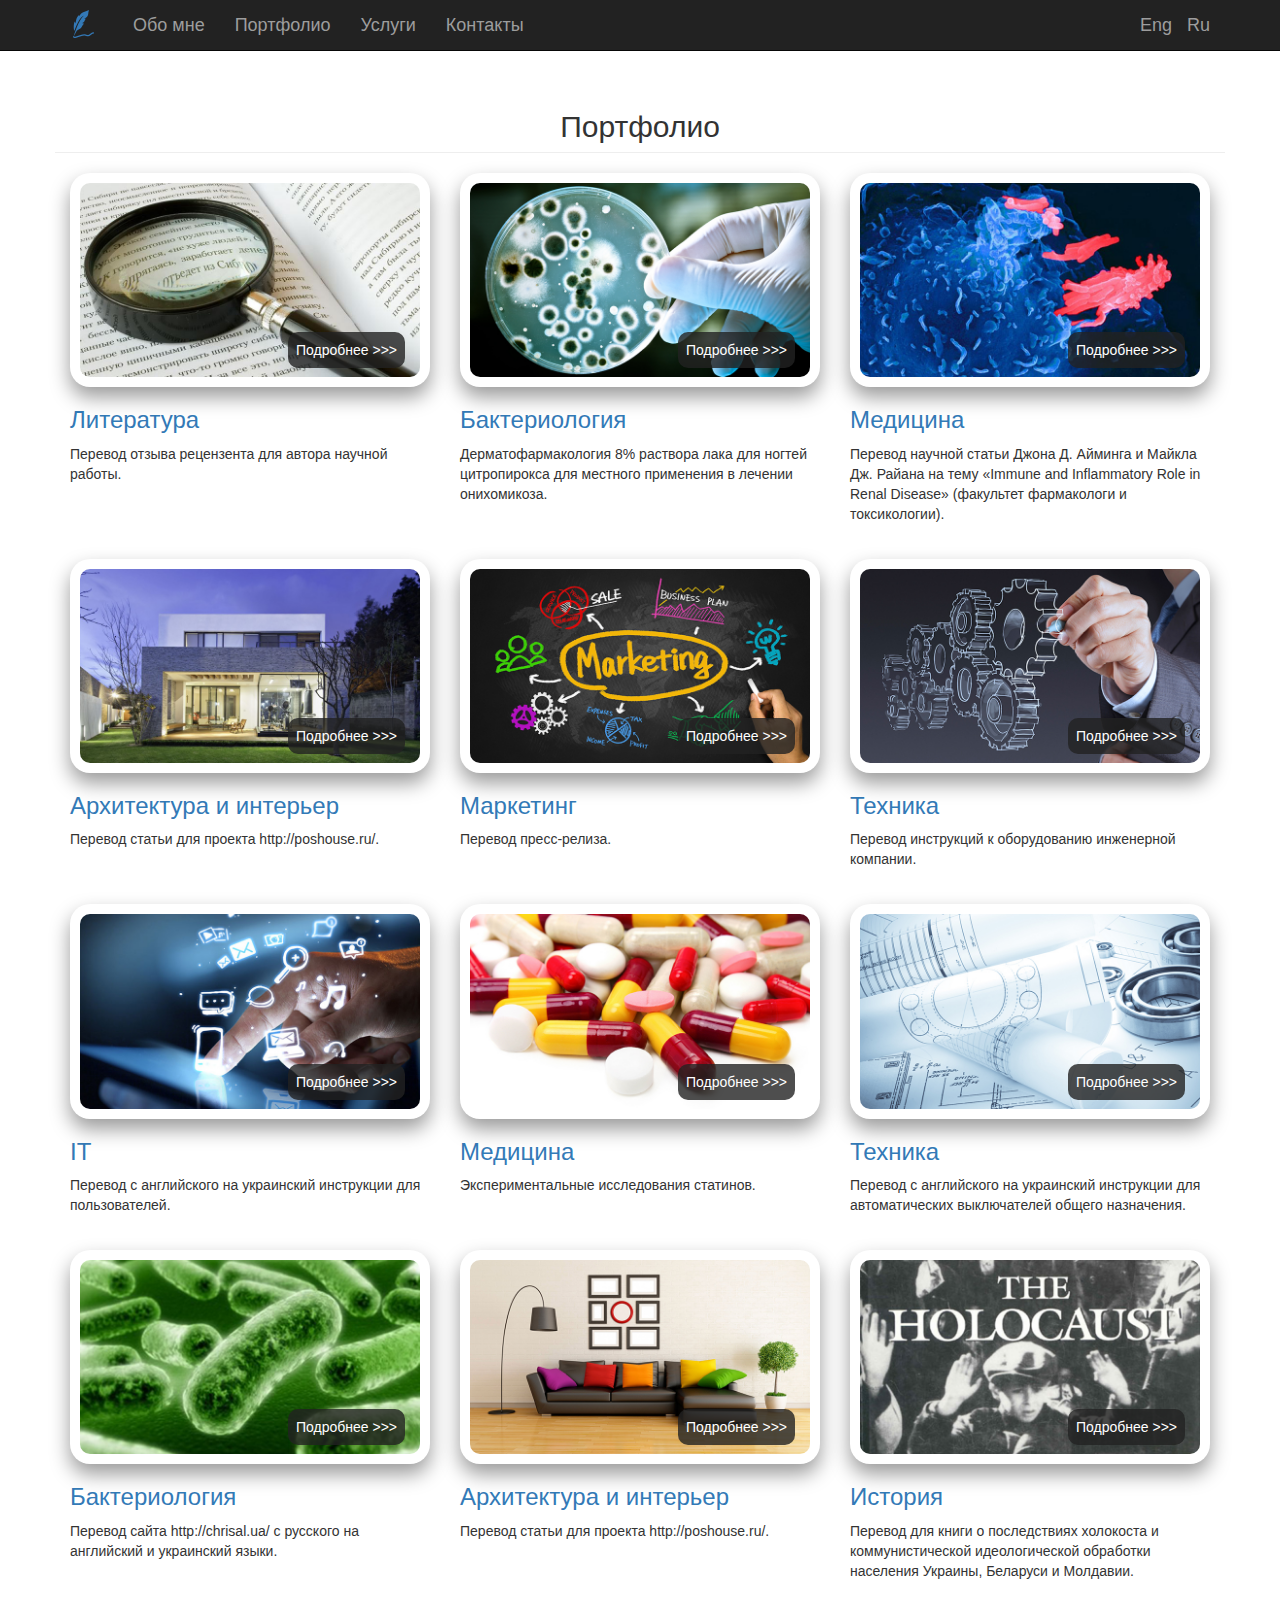
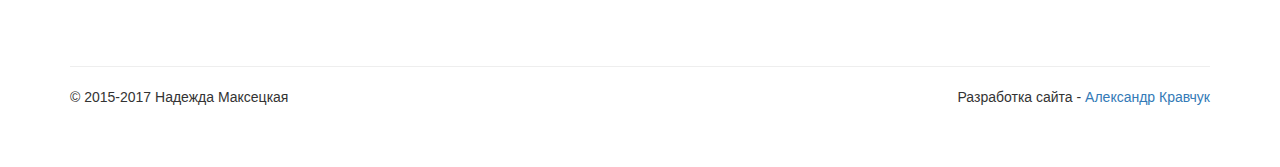
<file: ru/portfolio/index.html>
<!-- Header -->
<!DOCTYPE html>
<html lang="ru">

<head>
    <!-- Bootstrap Core CSS -->
    <link href="/css/bootstrap.min.css" rel="stylesheet">

    <!-- Custom CSS -->
    <link href="/css/3-col-portfolio.css" rel="stylesheet">

    <!-- HTML5 Shim and Respond.js IE8 support of HTML5 elements and media queries -->
    <!-- WARNING: Respond.js doesn't work if you view the page via file:// -->
    <!--[if lt IE 9]>
        <script src="https://oss.maxcdn.com/libs/html5shiv/3.7.0/html5shiv.js"></script>
        <script src="https://oss.maxcdn.com/libs/respond.js/1.4.2/respond.min.js"></script>
    <![endif]-->

	<link rel="stylesheet" href="/css/jquery.fancybox.css" type="text/css" media="screen" />
  <link rel="stylesheet" type="text/css" href="/css/slick.css">
  <link rel="stylesheet" type="text/css" href="/css/slick-theme.css">
  <link rel="shortcut icon" href="/img/favicon.ico" type="image/x-icon">

    <title>Портфолио - Переводчик английского, русского и украинского языков Надежда Максецкая</title>
    <meta charset="utf-8">
    <meta http-equiv="X-UA-Compatible" content="IE=edge">
    <meta name="viewport" content="width=device-width, initial-scale=1">
    <meta name="description" content="">
    <meta name="author" content="">
</head>

<body>

<!-- Menu -->
    <!-- Navigation -->
    <nav class="navbar navbar-inverse navbar-fixed-top" role="navigation">
        <div class="container">
            <!-- Brand and toggle get grouped for better mobile display -->
            <div class="navbar-header">

                <button type="button" class="navbar-toggle" data-toggle="collapse" data-target="#bs-example-navbar-collapse-1">
                    <span class="sr-only">Toggle navigation</span>
                    <span class="icon-bar"></span>
                    <span class="icon-bar"></span>
                    <span class="icon-bar"></span>
                </button>
                <a class="navbar-brand" href="/ru"><div class="logo"></div></a>
            </div>
            <!-- Collect the nav links, forms, and other content for toggling -->
            <div class="collapse navbar-collapse" id="bs-example-navbar-collapse-1">
                <ul class="nav navbar-nav">
                    <li>
                        <a href="/ru">Обо мне</a>
                    </li>
                    <li>
                        <a href="/ru/portfolio">Портфолио</a>
                    </li>
                    <li>
                        <a href="/ru/services">Услуги</a>
                    </li>
                    <li>
                        <a href="/ru/contacts">Контакты</a>
                    </li>
                </ul>
				<ul class="nav navbar-nav navbar-right">
        <li><a style="padding-right: 0px;" href="/">Eng</a></li>

		<li style="padding-left: 0px;"><a href="/ru">Ru</a></li>
				</ul>
            </div>
            <!-- /.navbar-collapse -->
        </div>
        <!-- /.container -->
    </nav>


    <!-- Page Content -->
    <div class="container">
    <div class="row">
      <h2 style="text-align: center;" class="page-header">Портфолио</h2>
        <div class="tab-pane fade active in" id="home">
                  <div class="col-md-4 portfolio-item">
                      <a class="fancybox" rel="gallery1" href="/img/literature.png" title="<h4>Литература</h4>Перевод отзыва рецензента для автора научной работы.">
                      <div class="readmore_rus">
                          <img class="img-responsive" src="/img/works/4_research_paper.jpg" alt="Литература">
                      </div>
                      <h3>
                          Литература
                      </h3></a>
                      <p>Перевод отзыва рецензента для автора научной работы.</p>
                  </div>
                  <div class="col-md-4 portfolio-item">
                      <a class="fancybox" rel="gallery1" href="/img/bacteriology2.png" title="<h4>Бактериология</h4>Дерматофармакология 8% раствора лака для ногтей цитропирокса для местного применения в лечении онихомикоза.">
                        <div class="readmore_rus">
                          <img class="img-responsive" src="/img/works/5_antibacterial.jpg" alt="Бактериология">
                        </div>
                      <h3>
                          Бактериология
                      </h3></a>
                      <p>Дерматофармакология 8% раствора лака для ногтей цитропирокса для местного применения в лечении онихомикоза.</p>
                  </div>
                  <div class="col-md-4 portfolio-item">
                      <a class="fancybox" rel="gallery1" href="/img/medicine2.png" title="<h4>Медицина</h4>Перевод научной статьи Джона Д. Айминга и Майкла Дж. Райана на тему «Immune and Inflammatory Role in Renal Disease» (факультет фармакологи и токсикологии).">
                        <div class="readmore_rus">
                          <img class="img-responsive" src="/img/works/6_immune.jpg" alt="Медицина">
                        </div>
                      <h3>
                          Медицина
                      </h3></a>
                      <p>Перевод научной статьи Джона Д. Айминга и Майкла Дж. Райана на тему «Immune and Inflammatory Role in Renal Disease» (факультет фармакологи и токсикологии).</p>
                  </div>
                  <div class="col-md-4 portfolio-item">
                      <a class="fancybox" rel="gallery1" href="/img/architecture_and_Interior_2.png" title="<h4>Архитектура и интерьер</h4>Перевод статьи для проекта http://poshouse.ru/.">
                        <div class="readmore_rus">
                          <img class="img-responsive" src="/img/works/8_house.jpg" alt="Архитектура и интерьер">
                        </div>
                      <h3>
                          Архитектура и интерьер
                      </h3></a>
                      <p>Перевод статьи для проекта http://poshouse.ru/.</p>
                  </div>
                  <div class="col-md-4 portfolio-item">
                      <a class="fancybox" rel="gallery1" href="/img/marketing.png" title="<h4>Маркетинг</h4>Перевод пресс-релиза.">
                        <div class="readmore_rus">
                          <img class="img-responsive" src="/img/works/9_Marketing.jpg" alt="Маркетинг">
                        </div>
                      <h3>
                          Маркетинг
                      </h3></a>
                      <p>Перевод пресс-релиза.</p>
                  </div>
                              <div class="col-md-4 portfolio-item">
                      <a class="fancybox" rel="gallery1" href="/img/technical1.png" title="<h4>Техника</h4>Перевод инструкций к оборудованию инженерной компании.">
                        <div class="readmore_rus">
                          <img class="img-responsive" src="/img/works/7_engineering.jpg" alt="Техника">
                        </div>
                      <h3>
                          Техника
                      </h3></a>
                      <p>Перевод инструкций к оборудованию инженерной компании.</p>
                  </div>
                  <div class="col-md-4 portfolio-item">
                      <a class="fancybox" rel="gallery1" href="/img/it.png" title="<h4>IT</h4>Перевод с английского на украинский инструкции для пользователей.">
                        <div class="readmore_rus">
                          <img class="img-responsive" src="/img/works/11_IT.jpg" alt="IT">
                        </div>
                      <h3>
                          IT
                      </h3></a>
                      <p>Перевод с английского на украинский инструкции для пользователей.</p>
                  </div>
                  <div class="col-md-4 portfolio-item">
                      <a class="fancybox" rel="gallery1" href="/img/medicine1.png" title="<h4>Медицина</h4>Экспериментальные исследования статинов.">
                        <div class="readmore_rus">
                          <img class="img-responsive" src="/img/works/12_statins.jpg" alt="Медицина">
                        </div>
                      <h3>
                          Медицина
                      </h3></a>
                      <p>Экспериментальные исследования статинов.</p>
                  </div>
                  <div class="col-md-4 portfolio-item">
                      <a class="fancybox" rel="gallery1" href="/img/technical2.png" title="<h4>Техника</h4>Перевод с английского на украинский инструкции для автоматических выключателей общего назначения.">
                        <div class="readmore_rus">
                          <img class="img-responsive" src="/img/works/10_Technical.jpg" alt="Техника">
                        </div>
                      <h3>
                          Техника
                      </h3></a>
                      <p>Перевод с английского на украинский инструкции для автоматических выключателей общего назначения.</p>
                  </div>
                  <div class="col-md-4 portfolio-item">
                      <a class="fancybox" rel="gallery1" href="/img/bacteriology1.png" title="<h4>Бактериология</h4>Перевод сайта http://chrisal.ua/ с русского на английский и украинский языки.">
                        <div class="readmore_rus">
                          <img class="img-responsive" src="/img/works/2_probiotics.jpg" alt="Бактериология">
                        </div>
                      <h3>
                          Бактериология
                      </h3></a>
                      <p>Перевод сайта http://chrisal.ua/ с русского на английский и украинский языки.
      </p>
                  </div>
                  <div class="col-md-4 portfolio-item">
                      <a class="fancybox" rel="gallery1" href="/img/architecture_and_Interior_1.png" title="<h4>Архитектура и интерьер</h4>Перевод статьи для проекта http://poshouse.ru/.">
                        <div class="readmore_rus">
                          <img class="img-responsive" src="/img/works/3_poshouse.jpg" alt="Архитектура и интерьер">
                        </div>
                      <h3>
                          Архитектура и интерьер
                      </h3></a>
                      <p>Перевод статьи для проекта http://poshouse.ru/.</p>
                  </div>
                  <div class="col-md-4 portfolio-item">
                      <a class="fancybox" rel="gallery1" href="/img/history.png" title="<h4>История</h4>Перевод для книги о последствиях холокоста и коммунистической идеологической обработки населения Украины, Беларуси и Молдавии.">
                        <div class="readmore_rus">
                          <img class="img-responsive" src="/img/works/1_holocaust.jpg" alt="История">
                        </div>

      <h3>
                          История</h3></a>

                      <p>Перевод для книги о последствиях холокоста и коммунистической идеологической обработки населения Украины, Беларуси и Молдавии.</p>
                  </div>
        </div>
    </div>

        <!-- Footer -->
        <footer>
            <div class="row">
                <div class="col-lg-12">
                    <hr>
                    <p style="float: left">&copy;  2015-2017 Надежда Максецкая</p>
                    <p style="float: right;">Разработка сайта - <a href="mailto:krav4uks@gmail.com">Александр Кравчук</a></p>
                </div>
            </div>
            <!-- /.row -->
        </footer>

    </div>
    <!-- /.container -->

    <!-- jQuery -->
    <script src="/js/jquery.js"></script>

    <script src="/js/slick.js" type="text/javascript" charset="utf-8"></script>

    <!-- Bootstrap Core JavaScript -->
    <script src="/js/bootstrap.min.js"></script>

	<script type="text/javascript" src="/js/jquery.fancybox.pack.js"></script>

  <!-- Script Carousel -->
  <script type="text/javascript">
  $(document).on('ready', function() {
    $(".variable").slick({
      dots: false,
      infinite: true,
      variableWidth: true,
      autoplay: true,
      autoplaySpeed: 900
    });
  });
</script>

	<!-- Script to Activate the Carousel -->
	<script>
    $('.carousel').carousel({
        interval: 5000 //changes the speed
    })
    </script>
	<script type="text/javascript">
    $(document).ready(function() {
    $(".fancybox").fancybox({
        openEffect  : 'none',
        closeEffect : 'none',
            helpers     : {
            title   : { type : 'inside' },
            buttons : {}
        }
    });
});
    </script>
    <!-- Analytics -->
    <script>
  (function(i,s,o,g,r,a,m){i['GoogleAnalyticsObject']=r;i[r]=i[r]||function(){
  (i[r].q=i[r].q||[]).push(arguments)},i[r].l=1*new Date();a=s.createElement(o),
  m=s.getElementsByTagName(o)[0];a.async=1;a.src=g;m.parentNode.insertBefore(a,m)
  })(window,document,'script','//www.google-analytics.com/analytics.js','ga');

  ga('create', 'UA-65348820-1', 'auto');
  ga('send', 'pageview');
</script>
<!-- END Analytics -->

<!-- Yandex.Metrika counter -->
<script type="text/javascript">
    (function (d, w, c) {
        (w[c] = w[c] || []).push(function() {
            try {
                w.yaCounter31529893 = new Ya.Metrika({
                    id:31529893,
                    clickmap:true,
                    trackLinks:true,
                    accurateTrackBounce:true,
                    webvisor:true
                });
            } catch(e) { }
        });

        var n = d.getElementsByTagName("script")[0],
            s = d.createElement("script"),
            f = function () { n.parentNode.insertBefore(s, n); };
        s.type = "text/javascript";
        s.async = true;
        s.src = "https://mc.yandex.ru/metrika/watch.js";

        if (w.opera == "[object Opera]") {
            d.addEventListener("DOMContentLoaded", f, false);
        } else { f(); }
    })(document, window, "yandex_metrika_callbacks");
</script>
<noscript><div><img src="https://mc.yandex.ru/watch/31529893" style="position:absolute; left:-9999px;" alt="" /></div></noscript>
<!-- END Yandex.Metrika counter -->

</body>
</html>
</file>
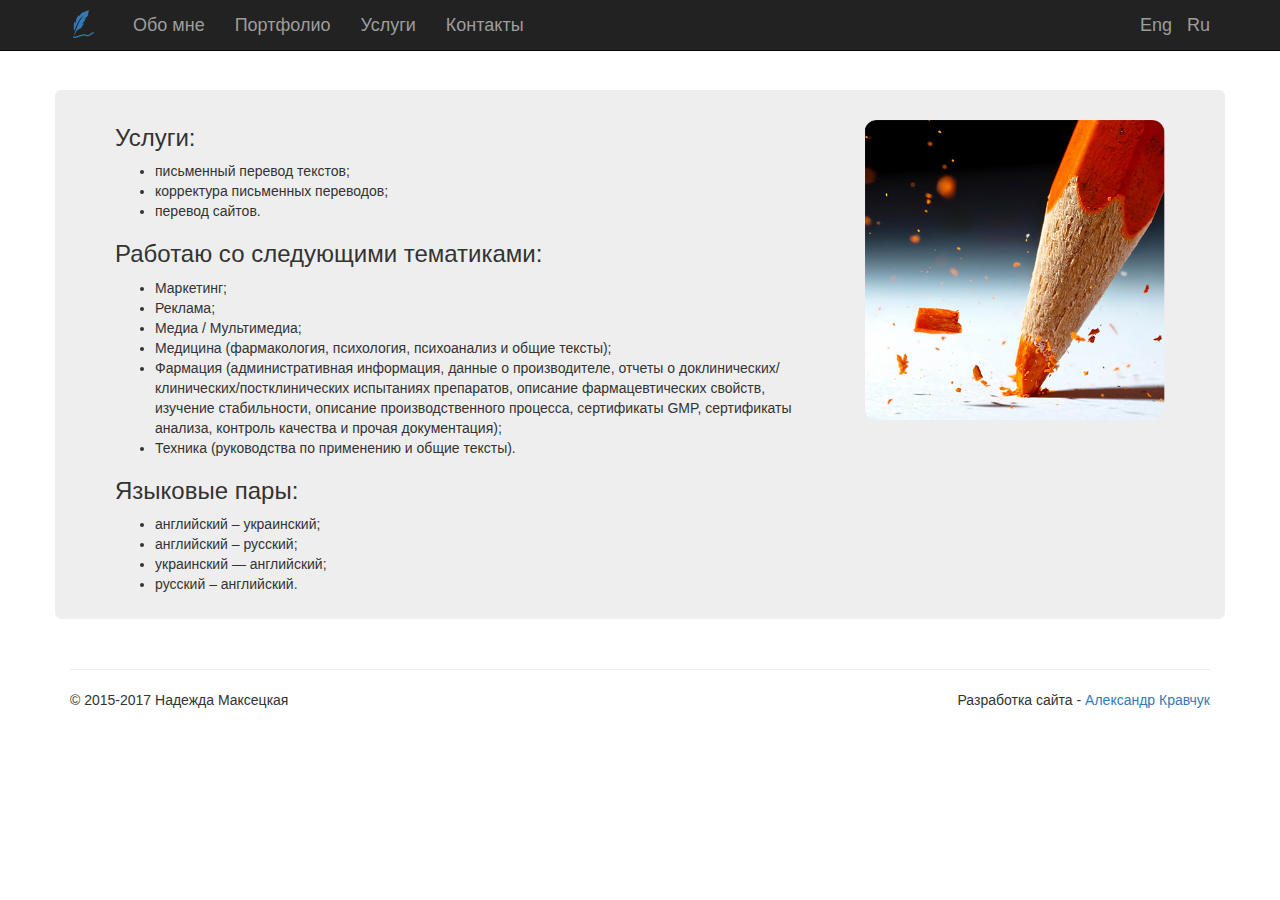
<file: ru/services/index.html>
<!-- Header -->
<!DOCTYPE html>
<html lang="ru">

<head>
    <!-- Bootstrap Core CSS -->
    <link href="/css/bootstrap.min.css" rel="stylesheet">

    <!-- Custom CSS -->
    <link href="/css/3-col-portfolio.css" rel="stylesheet">

    <!-- HTML5 Shim and Respond.js IE8 support of HTML5 elements and media queries -->
    <!-- WARNING: Respond.js doesn't work if you view the page via file:// -->
    <!--[if lt IE 9]>
        <script src="https://oss.maxcdn.com/libs/html5shiv/3.7.0/html5shiv.js"></script>
        <script src="https://oss.maxcdn.com/libs/respond.js/1.4.2/respond.min.js"></script>
    <![endif]-->

	<link rel="stylesheet" href="/css/jquery.fancybox.css" type="text/css" media="screen" />
  <link rel="stylesheet" type="text/css" href="/css/slick.css">
  <link rel="stylesheet" type="text/css" href="/css/slick-theme.css">
  <link rel="shortcut icon" href="/img/favicon.ico" type="image/x-icon">

    <title>Услуги - Переводчик английского, русского и украинского языков Надежда Максецкая</title>
    <meta charset="utf-8">
    <meta http-equiv="X-UA-Compatible" content="IE=edge">
    <meta name="viewport" content="width=device-width, initial-scale=1">
    <meta name="description" content="">
    <meta name="author" content="">
</head>

<body>

<!-- Menu -->
    <!-- Navigation -->
    <nav class="navbar navbar-inverse navbar-fixed-top" role="navigation">
        <div class="container">
            <!-- Brand and toggle get grouped for better mobile display -->
            <div class="navbar-header">

                <button type="button" class="navbar-toggle" data-toggle="collapse" data-target="#bs-example-navbar-collapse-1">
                    <span class="sr-only">Toggle navigation</span>
                    <span class="icon-bar"></span>
                    <span class="icon-bar"></span>
                    <span class="icon-bar"></span>
                </button>
                <a class="navbar-brand" href="/ru"><div class="logo"></div></a>
            </div>
            <!-- Collect the nav links, forms, and other content for toggling -->
            <div class="collapse navbar-collapse" id="bs-example-navbar-collapse-1">
                <ul class="nav navbar-nav">
                    <li>
                        <a href="/ru">Обо мне</a>
                    </li>
                    <li>
                        <a href="/ru/portfolio">Портфолио</a>
                    </li>
                    <li>
                        <a href="/ru/services">Услуги</a>
                    </li>
                    <li>
                        <a href="/ru/contacts">Контакты</a>
                    </li>
                </ul>
				<ul class="nav navbar-nav navbar-right">
        <li><a style="padding-right: 0px;" href="/">Eng</a></li>

		<li style="padding-left: 0px;"><a href="/ru">Ru</a></li>
				</ul>
            </div>
            <!-- /.navbar-collapse -->
        </div>
        <!-- /.container -->
    </nav>


    <!-- Page Content -->
    <div class="container">
    <div class="row">
	<div class="jumbotron">
	<img style="float: right; margin-right:0; margin-left: 50px; width: 300px;" class="photo" src="/img/karandash.png" alt="услуги" />
    <h3>Услуги:</h3>
    <ul>
      <li>письменный перевод текстов;</li>
      <li>корректура письменных переводов;</li>
      <li>перевод сайтов.</li>
    </ul>
    <h3>Работаю со следующими тематиками:</h3>
    <ul>
  <li>Маркетинг; </li>
  <li>Реклама; </li>
  <li>Медиа /  Мультимедиа; </li>
  <li>Медицина  (фармакология, психология, психоанализ и общие тексты); </li>
  <li>Фармация (административная  информация, данные о производителе, отчеты о  доклинических/клинических/постклинических испытаниях препаратов, описание  фармацевтических свойств, изучение стабильности, описание производственного  процесса, сертификаты GMP, сертификаты  анализа, контроль качества и прочая документация); </li>
  <li>Техника  (руководства по применению и общие тексты).</li>
    </ul>
    <h3>Языковые пары:</h3>
    <ul>
      <li>английский – украинский;</li>
      <li>английский – русский;</li>
      <li>украинский — английский;</li>
      <li>русский – английский.</li>
    </ul>
    </div>
    </div>
    
        <!-- Footer -->
        <footer>
            <div class="row">
                <div class="col-lg-12">
                    <hr>
                    <p style="float: left">&copy;  2015-2017 Надежда Максецкая</p>
                    <p style="float: right;">Разработка сайта - <a href="mailto:krav4uks@gmail.com">Александр Кравчук</a></p>
                </div>
            </div>
            <!-- /.row -->
        </footer>

    </div>
    <!-- /.container -->

    <!-- jQuery -->
    <script src="/js/jquery.js"></script>

    <script src="/js/slick.js" type="text/javascript" charset="utf-8"></script>

    <!-- Bootstrap Core JavaScript -->
    <script src="/js/bootstrap.min.js"></script>

	<script type="text/javascript" src="/js/jquery.fancybox.pack.js"></script>

  <!-- Script Carousel -->
  <script type="text/javascript">
  $(document).on('ready', function() {
    $(".variable").slick({
      dots: false,
      infinite: true,
      variableWidth: true,
      autoplay: true,
      autoplaySpeed: 900
    });
  });
</script>

	<!-- Script to Activate the Carousel -->
	<script>
    $('.carousel').carousel({
        interval: 5000 //changes the speed
    })
    </script>
	<script type="text/javascript">
    $(document).ready(function() {
    $(".fancybox").fancybox({
        openEffect  : 'none',
        closeEffect : 'none',
            helpers     : {
            title   : { type : 'inside' },
            buttons : {}
        }
    });
});
    </script>
    <!-- Analytics -->
    <script>
  (function(i,s,o,g,r,a,m){i['GoogleAnalyticsObject']=r;i[r]=i[r]||function(){
  (i[r].q=i[r].q||[]).push(arguments)},i[r].l=1*new Date();a=s.createElement(o),
  m=s.getElementsByTagName(o)[0];a.async=1;a.src=g;m.parentNode.insertBefore(a,m)
  })(window,document,'script','//www.google-analytics.com/analytics.js','ga');

  ga('create', 'UA-65348820-1', 'auto');
  ga('send', 'pageview');
</script>
<!-- END Analytics -->

<!-- Yandex.Metrika counter -->
<script type="text/javascript">
    (function (d, w, c) {
        (w[c] = w[c] || []).push(function() {
            try {
                w.yaCounter31529893 = new Ya.Metrika({
                    id:31529893,
                    clickmap:true,
                    trackLinks:true,
                    accurateTrackBounce:true,
                    webvisor:true
                });
            } catch(e) { }
        });

        var n = d.getElementsByTagName("script")[0],
            s = d.createElement("script"),
            f = function () { n.parentNode.insertBefore(s, n); };
        s.type = "text/javascript";
        s.async = true;
        s.src = "https://mc.yandex.ru/metrika/watch.js";

        if (w.opera == "[object Opera]") {
            d.addEventListener("DOMContentLoaded", f, false);
        } else { f(); }
    })(document, window, "yandex_metrika_callbacks");
</script>
<noscript><div><img src="https://mc.yandex.ru/watch/31529893" style="position:absolute; left:-9999px;" alt="" /></div></noscript>
<!-- END Yandex.Metrika counter -->

</body>
</html>
</file>
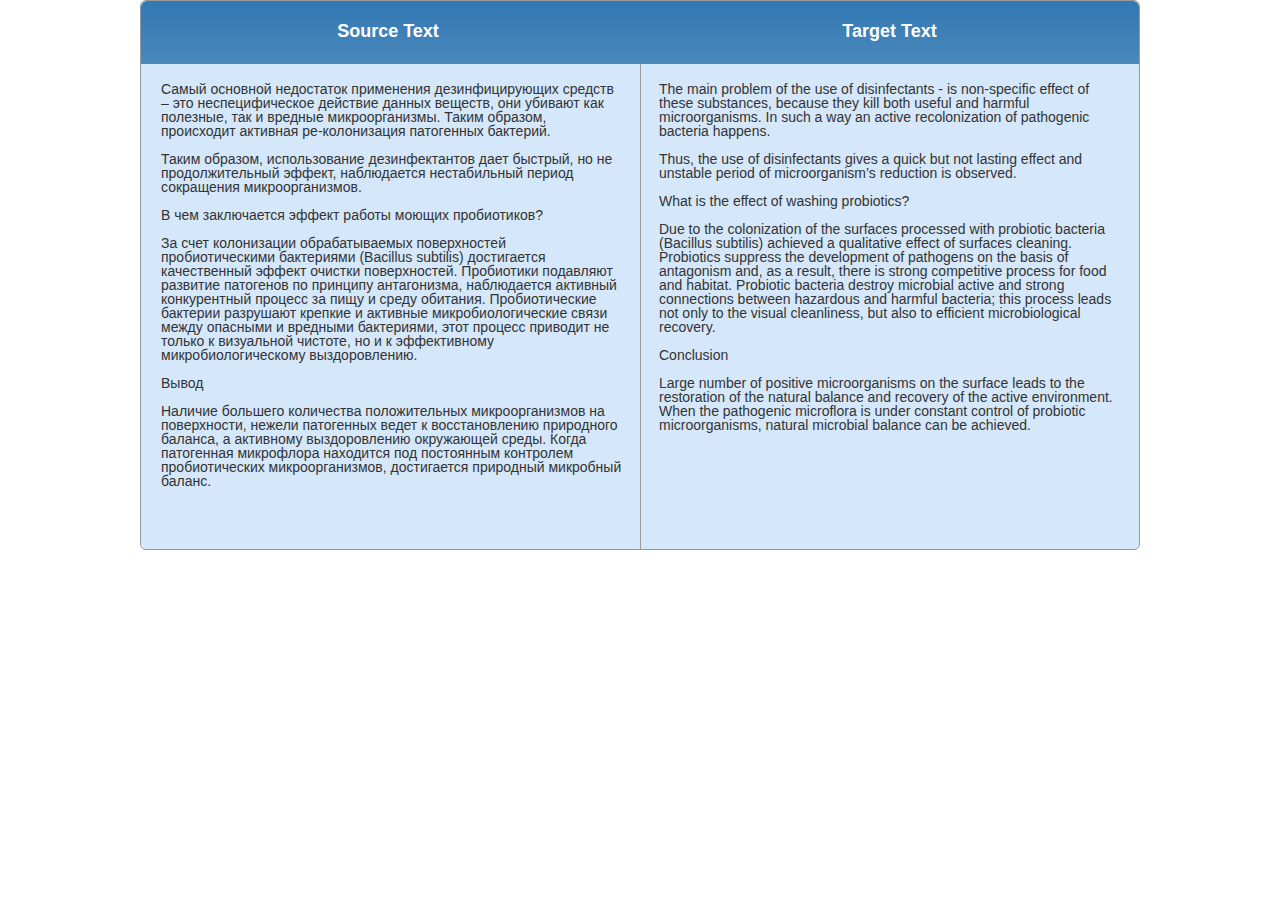
<file: table/simple-little-table.html>
<!DOCTYPE html PUBLIC "-//W3C//DTD XHTML 1.0 Strict//EN" "http://www.w3.org/TR/xhtml1/DTD/xhtml1-strict.dtd">
<html xmlns="http://www.w3.org/1999/xhtml">
<head>
	<meta http-equiv="content-type" content="text/html; charset=utf-8" />
	<meta http-equiv="X-UA-Compatible" content="IE=edge,chrome=1">
	<title>Harrix.org - Таблицы CSS</title>
	<link rel="stylesheet" href="style.css" type="text/css"  />
</head>

<body>
<center>
<table style="margin-top: -20px;" width="1000px" height="550px" class="simple-little-table" cellspacing='0'>
	<tr>
		<th style="text-align: center; width: 50%; height: 20px;">Source Text</th>
		<th style="text-align: center; width: 50%;">Target Text</th>
	</tr><!-- Table Header -->
    
	<tr>
		<td><p>Самый основной недостаток применения дезинфицирующих средств – это неспецифическое действие данных веществ, они убивают как полезные, так и вредные микроорганизмы. Таким образом, происходит активная ре-колонизация патогенных бактерий.</p>
		  <p><br />
		  Таким образом, использование дезинфектантов дает быстрый, но не продолжительный эффект, наблюдается нестабильный период сокращения микроорганизмов.</p>
		  <p><br />
		  В чем заключается эффект работы моющих пробиотиков?</p>
		  <p><br />
		  За счет колонизации обрабатываемых поверхностей пробиотическими бактериями (Bacillus subtilis) достигается качественный эффект очистки поверхностей. Пробиотики подавляют развитие патогенов по принципу антагонизма, наблюдается активный конкурентный процесс за пищу и среду обитания. Пробиотические бактерии разрушают крепкие и активные микробиологические связи между опасными и вредными бактериями, этот процесс приводит не только к визуальной чистоте, но и к эффективному микробиологическому выздоровлению.</p>
		  <p><br />
		  Вывод</p>
		  <p><br />
	    Наличие большего количества положительных микроорганизмов на поверхности, нежели патогенных ведет к восстановлению природного баланса, а активному выздоровлению окружающей среды. Когда патогенная микрофлора находится под постоянным контролем пробиотических микроорганизмов, достигается природный микробный баланс.</p></td>
		<td><p>The main problem of the use of disinfectants - is non-specific effect of these substances, because they kill both useful and harmful microorganisms. In such a way an active recolonization of pathogenic bacteria happens. </p>
		  <p><br />
		  Thus, the use of disinfectants gives a quick but not lasting effect and unstable period of microorganism’s reduction is observed.</p>
		  <p><br />
		  What is the effect of washing probiotics?</p>
		  <p><br />
		  Due to the colonization of the surfaces processed with probiotic bacteria (Bacillus subtilis) achieved a qualitative effect of surfaces cleaning. Probiotics suppress the development of pathogens on the basis of antagonism and, as a result, there is strong competitive process for food and habitat. Probiotic bacteria destroy microbial active and strong connections between hazardous and harmful bacteria; this process leads not only to the visual cleanliness, but also to efficient microbiological recovery.</p>
		  <p><br />
		  Conclusion</p>
		  <p><br />
	    Large number of positive microorganisms on the surface leads to the restoration of the natural balance and recovery of the active environment. When the pathogenic microflora is under constant control of probiotic microorganisms, natural microbial balance can be achieved.</p></td>
	</tr><!-- Table Row --><!-- Darker Table Row -->
</table>
</center>
</body>
</html>
</file>
<file: table/style.css>
/* NULL */
html, body, div, span, applet, object, iframe,
h1, h2, h3, h4, h5, h6, p, blockquote, pre,
a, abbr, acronym, address, big, cite, code,
del, dfn, em, font, img, ins, kbd, q, s, samp,
small, strike, strong, tt, var,
dl, dt, dd, ol, ul, li,
fieldset, form, label, legend,
table, caption, tbody, tfoot, thead, tr, th, td {
margin:0;
padding:0;
border:0;
outline:0;
font-weight:inherit;
font-style:inherit;
font-size:100%;
font-family:inherit;
vertical-align:baseline;
background:transparent;
}
/*Do not forget to describe the styles for:focus!*/
:focus {
outline:0;
}
body {
line-height:1;
}
ol, ul {
list-style:none;
}
/*For tables still need to write 'cellspacing="0"' in code*/
table {
border-collapse:collapse;
border-spacing:0;
}
caption, th, td {
text-align:left;
font-weight:normal;
}
blockquote:before, blockquote:after,
q:before, q:after {
content:"";
}
blockquote, q {
quotes:"" "";
}
/*End NULL*/

body {
 font-family:Tahoma, Verdana, Arial, 'Sans Serif';
 margin:20px;
}

.simple-little-table {
	font-family:Arial, Helvetica, sans-serif;
	color:#333;
	font-size:14px;
/*	text-shadow: 1px 1px 0px #fff; */
	background:#eaebec;
	margin:20px;
	border:#999 1px solid;
	border-collapse:separate;

	-moz-border-radius:6px;
	-webkit-border-radius:6px;
	border-radius:6px;

/*	-moz-box-shadow: 0 1px 2px #d1d1d1;
	-webkit-box-shadow: 0 1px 2px #d1d1d1;
	box-shadow: 0 1px 2px #d1d1d1; */
}

.simple-little-table th {
	font-size: 18px;
	font-weight:bold;
	color: #fff;
	padding:21px 25px 22px 25px;
/*	border-top:1px solid #999;
	border-bottom:1px solid #999;  */

	background: #6C9FC9;
	background: -webkit-gradient(linear, left top, left bottom, from(#3278B3), to(#4A88BC));
	background: -moz-linear-gradient(top,  #3278B3,  #4A88BC);
}
.simple-little-table th:first-child{
	text-align: left;
	padding-left: 20px;
}
.simple-little-table tr:first-child th:first-child{
	-moz-border-radius-topleft:6px;
	-webkit-border-top-left-radius:6px;
	border-top-left-radius:6px;
}
.simple-little-table tr:first-child th:last-child{
	-moz-border-radius-topright:6px;
	-webkit-border-top-right-radius:6px;
	border-top-right-radius:6px;
}
.simple-little-table tr{
	text-align: center;
	padding-left:20px;
}
.simple-little-table tr td:first-child{
	text-align: left;
	padding-left:20px;
	border-left: 0;
}
.simple-little-table tr td {
	padding:18px;
/*	border-top: 1px solid #999;*/
	border-bottom:1px solid #999; 
	border-left: 1px solid #999; 
	
	background: #fafafa;
	background: -webkit-gradient(linear, left top, left bottom, from(#fbfbfb), to(#fafafa));
	background: -moz-linear-gradient(top,  #fbfbfb,  #fafafa);
}
.simple-little-table tr:nth-child(even) td{
	background: #97cbdc;
	background: -webkit-gradient(linear, left top, left bottom, from(#d5e7fb), to(#d5e7fb));
	background: -moz-linear-gradient(top,  #d5e7fb,  #d5e7fb);
}
.simple-little-table tr:last-child td{
	border-bottom:0;
}
.simple-little-table tr:last-child td:first-child{
	-moz-border-radius-bottomleft:6px;
	-webkit-border-bottom-left-radius:6px;
	border-bottom-left-radius:6px;
}
.simple-little-table tr:last-child td:last-child{
	-moz-border-radius-bottomright:6px;
	-webkit-border-bottom-right-radius:6px;
	border-bottom-right-radius:6px;
}
.simple-little-table tr:hover td{
	background: #f2f2f2;
	background: -webkit-gradient(linear, left top, left bottom, from(#f2f2f2), to(#f0f0f0));
	background: -moz-linear-gradient(top,  #f2f2f2,  #f0f0f0);	
}

.simple-little-table a:link {
	color: #666;
	font-weight: bold;
	text-decoration:none;
}
.simple-little-table a:visited {
	color: #999999;
	font-weight:bold;
	text-decoration:none;
}
.simple-little-table a:active,
.simple-little-table a:hover {
	color: #bd5a35;
	text-decoration:underline;
}
</file>
<file: css/3-col-portfolio.css>
/*!
 * Start Bootstrap - 3 Col Portfolio HTML Template (http://startbootstrap.com)
 * Code licensed under the Apache License v2.0.
 * For details, see http://www.apache.org/licenses/LICENSE-2.0.
 */

body {
    padding-top: 70px; /* Required padding for .navbar-fixed-top. Remove if using .navbar-static-top. Change if height of navigation changes. */
}

.portfolio-item {
    margin-bottom: 25px;
}

footer {
    margin: 30px 0 50px;
}

.jumbotron p {
	font-size: 15px;
	text-align: justify;
}

.jumbotron h1 {
	font-size: 28px;
}

.pdf {
    background: rgba(0, 0, 0, 0) url("/img/pdf_icon.png") no-repeat scroll 0 0;
    padding-left: 25px;
}

.word {
    background: rgba(0, 0, 0, 0) url("/img/word.png") no-repeat scroll 0 0;
    padding-left: 25px;
}

.photo {
	margin-right: 50px;
	margin-top: 15px;
	display: block;
    height: auto;
	float: left;
}

@media screen and (max-width: 600px) {
	.photo {
		max-width: 120px;
		margin-right: 20px;
	}
}

.navbar-nav > li > a {
	font-size: 18px;
}

.logo {
	height: 28px;
	width: 28px;
	margin-right: 5px;
	margin-top: -5px;
	background-image: url(/img/logo.png);
}

.logo:hover {
	background-image: url(/img/logo_white.png);
}
.footer {
	height:60px;
	width:100%;
	position:absolute;
	bottom:0;
}

.portfolio-item .img-responsive {
	border-radius: 20px;
	position: relative;
  z-index: 5;
  box-shadow: 0 10px 20px rgba(0,0,0,.4);
}

.readmore_eng::after {
  content: 'Read more >>>';
  font-size: 14px;
  color: #ffffff;
  background-color: rgba(34, 34, 34, 0.8);
  float: right;
  margin-right: 25px;
  margin-top: -55px;
  padding: 8px;
  border-radius: 10px;
  z-index: 10;
  position: relative;
}

.readmore_rus::after {
  content: 'Подробнее >>>';
  font-size: 14px;
  color: #ffffff;
  background-color: rgba(34, 34, 34, 0.8);
  float: right;
  margin-right: 25px;
  margin-top: -55px;
  padding: 8px;
  border-radius: 10px;
  z-index: 10;
  position: relative;
}
</file>
